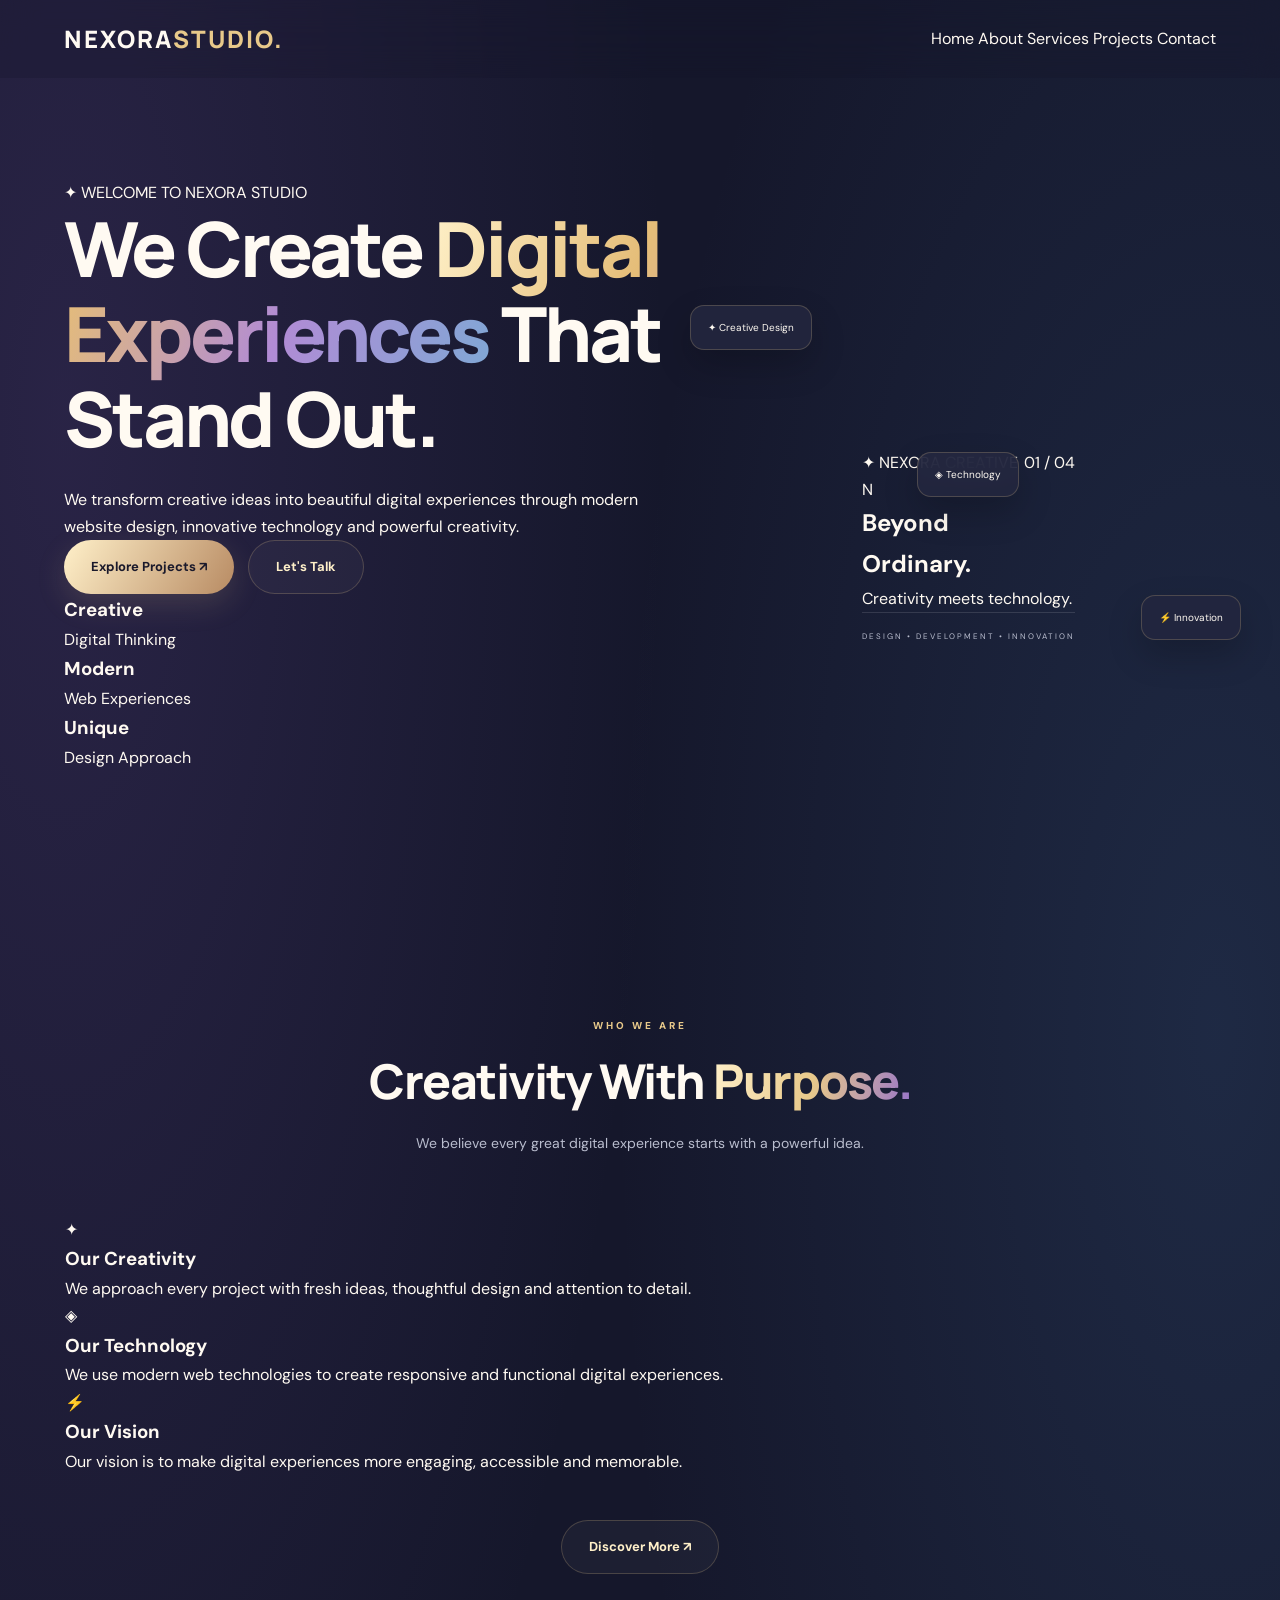
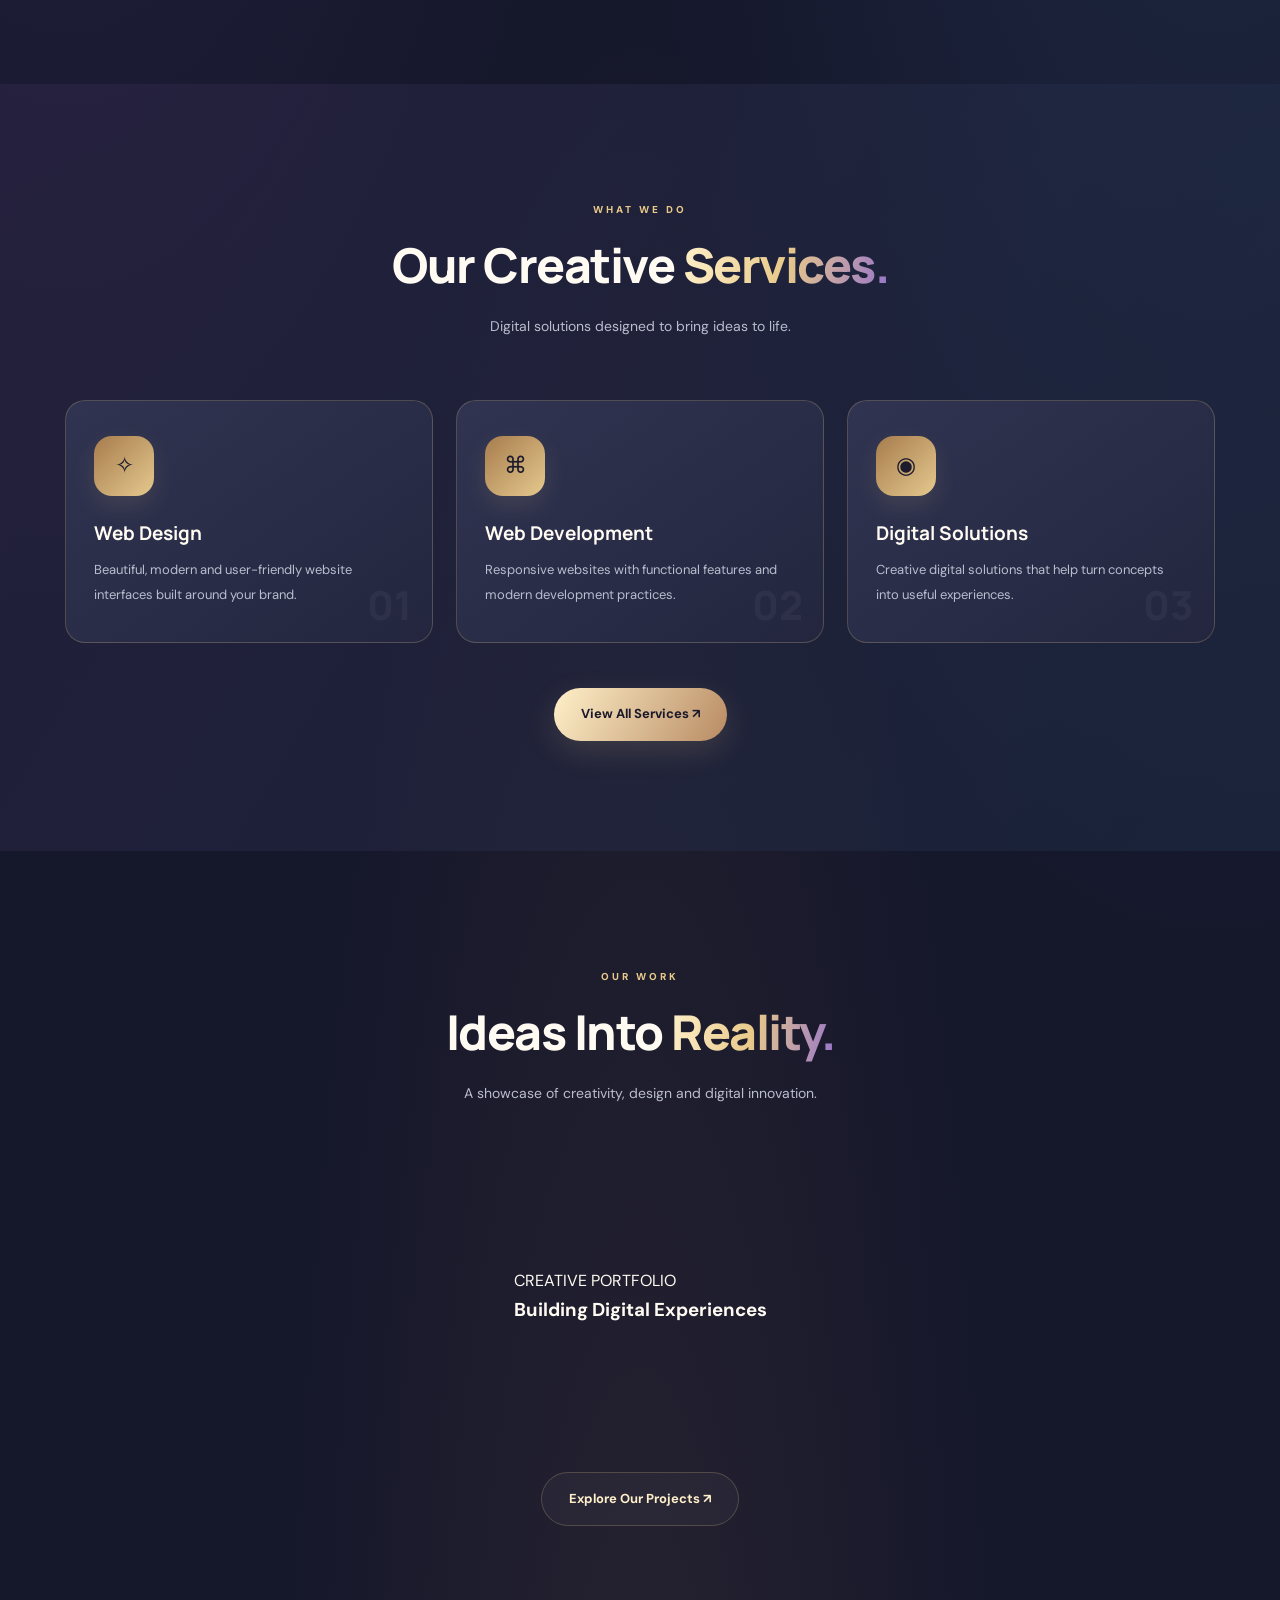
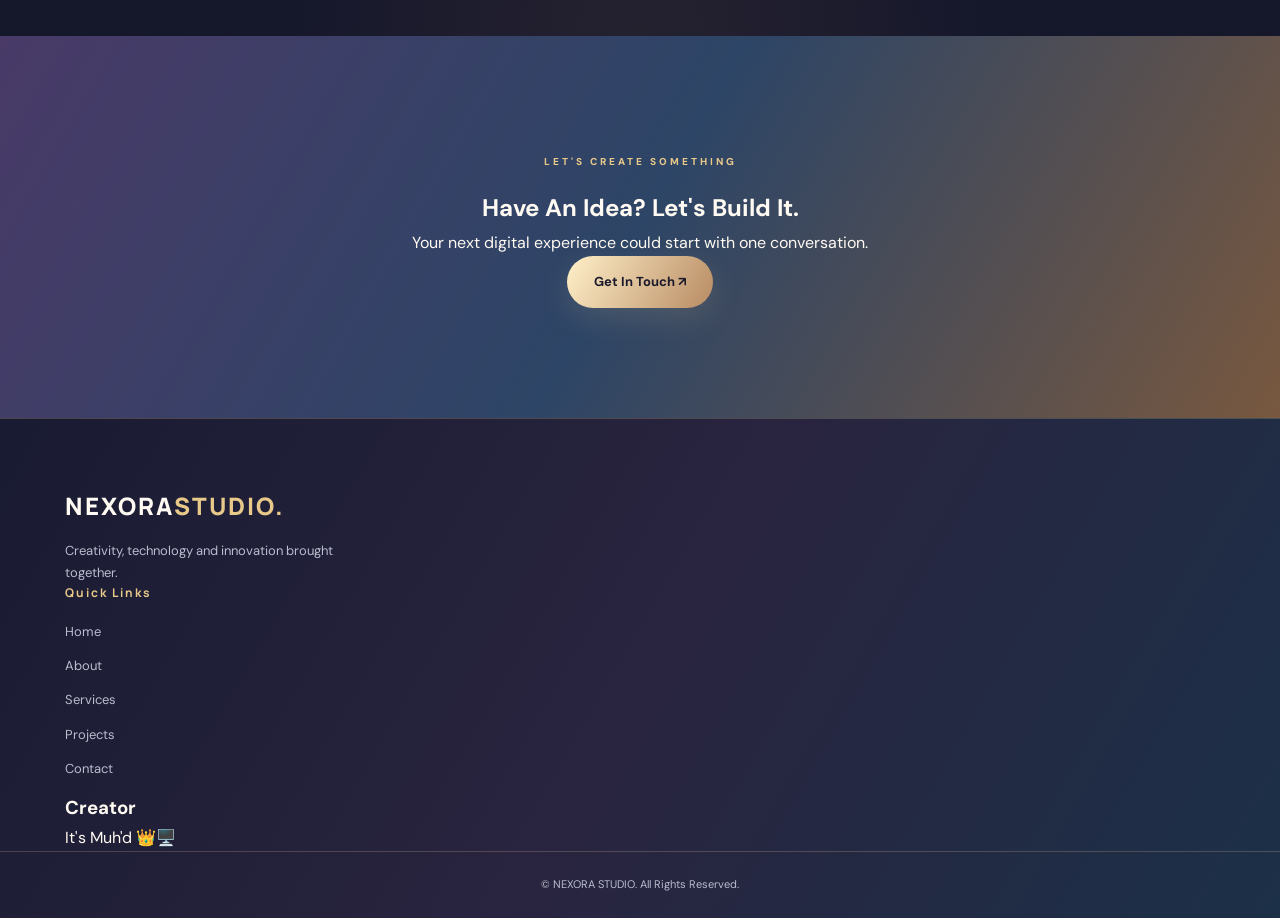
<file: index.html>
<!DOCTYPE html>
<html lang="en">
<head>
    <meta charset="UTF-8">
    <meta name="viewport" content="width=device-width, initial-scale=1.0">
    <meta name="theme-color" content="#15172b">
    <meta name="description" content="NEXORA STUDIO — Creative digital experiences, modern websites and innovative solutions.">

    <title>NEXORA STUDIO | Digital Creativity</title>

    <link rel="preconnect" href="https://fonts.googleapis.com">
    <link rel="preconnect" href="https://fonts.gstatic.com" crossorigin>
    <link href="https://fonts.googleapis.com/css2?family=DM+Sans:wght@400;500;600;700;800&family=Manrope:wght@400;500;600;700;800&display=swap" rel="stylesheet">

    <!-- Correct root-level stylesheet path -->
    <link rel="stylesheet" href="./style.css">
</head>

<body>

    <!-- LOADING SCREEN -->
    <div class="loader" id="loader">
        <div class="loader-content">
            <h2>NEXORA <span>STUDIO</span></h2>
            <p>Preparing your experience...</p>
        </div>
    </div>

    <!-- NAVIGATION -->
    <header class="navbar" id="navbar">
        <div class="container nav-container">

            <a href="./index.html" class="logo">
                NEXORA<span>STUDIO.</span>
            </a>

            <button class="menu-toggle" id="menuToggle"
                    aria-label="Toggle navigation"
                    aria-expanded="false"
                    aria-controls="navMenu">
                <span></span>
                <span></span>
                <span></span>
            </button>

            <nav class="nav-menu" id="navMenu">
                <a href="./index.html" class="nav-link active">Home</a>
                <a href="./about.html" class="nav-link">About</a>
                <a href="./services.html" class="nav-link">Services</a>
                <a href="./projects.html" class="nav-link">Projects</a>
                <a href="./contact.html" class="nav-link">Contact</a>
            </nav>

        </div>
    </header>

    <!-- HERO SECTION -->
    <main>

        <section class="hero" id="home">
            <div class="container hero-container">

                <div class="hero-content reveal">

                    <span class="hero-tag">
                        ✦ WELCOME TO NEXORA STUDIO
                    </span>

                    <h1>
                        We Create
                        <span>Digital Experiences</span>
                        That Stand Out.
                    </h1>

                    <p>
                        We transform creative ideas into beautiful digital
                        experiences through modern website design, innovative
                        technology and powerful creativity.
                    </p>

                    <div class="hero-buttons">
                        <a href="./projects.html" class="btn btn-primary">
                            Explore Projects ↗
                        </a>

                        <a href="./contact.html" class="btn btn-outline">
                            Let's Talk
                        </a>
                    </div>

                    <div class="hero-stats">
                        <div>
                            <h3>Creative</h3>
                            <p>Digital Thinking</p>
                        </div>

                        <div>
                            <h3>Modern</h3>
                            <p>Web Experiences</p>
                        </div>

                        <div>
                            <h3>Unique</h3>
                            <p>Design Approach</p>
                        </div>
                    </div>

                </div>

                <!-- HERO VISUAL -->
                <div class="hero-visual reveal">

                    <div class="hero-glow"></div>

                    <div class="floating-card">
                        <div class="card-top">
                            <span>✦ NEXORA CREATIVE</span>
                            <span>01 / 04</span>
                        </div>

                        <div class="hero-card-content">
                            <div class="hero-orbit">
                                <div class="orbit-circle orbit-one"></div>
                                <div class="orbit-circle orbit-two"></div>
                                <div class="orbit-center">N</div>
                            </div>

                            <h2>Beyond<br>Ordinary.</h2>

                            <p>
                                Creativity meets technology.
                            </p>
                        </div>

                        <div class="card-bottom">
                            <span>DESIGN • DEVELOPMENT • INNOVATION</span>
                        </div>
                    </div>

                    <div class="floating-label label-one">
                        ✦ Creative Design
                    </div>

                    <div class="floating-label label-two">
                        ⚡ Innovation
                    </div>

                    <div class="floating-label label-three">
                        ◈ Technology
                    </div>

                </div>

            </div>
        </section>

        <!-- ABOUT PREVIEW -->
        <section class="about-preview section-padding" id="about">
            <div class="container">

                <div class="section-heading reveal">
                    <span class="section-tag">WHO WE ARE</span>
                    <h2>Creativity With <span>Purpose.</span></h2>
                    <p>
                        We believe every great digital experience starts
                        with a powerful idea.
                    </p>
                </div>

                <div class="about-grid">

                    <div class="about-card reveal">
                        <div class="about-icon">✦</div>
                        <h3>Our Creativity</h3>
                        <p>
                            We approach every project with fresh ideas,
                            thoughtful design and attention to detail.
                        </p>
                    </div>

                    <div class="about-card reveal">
                        <div class="about-icon">◈</div>
                        <h3>Our Technology</h3>
                        <p>
                            We use modern web technologies to create
                            responsive and functional digital experiences.
                        </p>
                    </div>

                    <div class="about-card reveal">
                        <div class="about-icon">⚡</div>
                        <h3>Our Vision</h3>
                        <p>
                            Our vision is to make digital experiences
                            more engaging, accessible and memorable.
                        </p>
                    </div>

                </div>

                <div class="center-button">
                    <a href="./about.html" class="btn btn-outline">
                        Discover More ↗
                    </a>
                </div>

            </div>
        </section>

        <!-- SERVICES PREVIEW -->
        <section class="services-preview section-padding">
            <div class="container">

                <div class="section-heading reveal">
                    <span class="section-tag">WHAT WE DO</span>
                    <h2>Our Creative <span>Services.</span></h2>
                    <p>
                        Digital solutions designed to bring ideas to life.
                    </p>
                </div>

                <div class="services-grid">

                    <div class="service-card reveal">
                        <span class="service-number">01</span>
                        <div class="service-icon">✧</div>
                        <h3>Web Design</h3>
                        <p>
                            Beautiful, modern and user-friendly website
                            interfaces built around your brand.
                        </p>
                    </div>

                    <div class="service-card reveal">
                        <span class="service-number">02</span>
                        <div class="service-icon">⌘</div>
                        <h3>Web Development</h3>
                        <p>
                            Responsive websites with functional features
                            and modern development practices.
                        </p>
                    </div>

                    <div class="service-card reveal">
                        <span class="service-number">03</span>
                        <div class="service-icon">◉</div>
                        <h3>Digital Solutions</h3>
                        <p>
                            Creative digital solutions that help turn
                            concepts into useful experiences.
                        </p>
                    </div>

                </div>

                <div class="center-button">
                    <a href="./services.html" class="btn btn-primary">
                        View All Services ↗
                    </a>
                </div>

            </div>
        </section>

        <!-- PROJECTS PREVIEW -->
        <section class="projects-preview section-padding">
            <div class="container">

                <div class="section-heading reveal">
                    <span class="section-tag">OUR WORK</span>
                    <h2>Ideas Into <span>Reality.</span></h2>
                    <p>
                        A showcase of creativity, design and digital innovation.
                    </p>
                </div>

                <div class="project-showcase reveal">
                    <div class="project-image">
                        <div class="project-overlay">
                            <span>CREATIVE PORTFOLIO</span>
                            <h3>Building Digital Experiences</h3>
                        </div>
                    </div>
                </div>

                <div class="center-button">
                    <a href="./projects.html" class="btn btn-outline">
                        Explore Our Projects ↗
                    </a>
                </div>

            </div>
        </section>

        <!-- CTA -->
        <section class="cta-section section-padding">
            <div class="container">

                <div class="cta-box reveal">
                    <span class="section-tag">LET'S CREATE SOMETHING</span>

                    <h2>
                        Have An Idea?
                        <span>Let's Build It.</span>
                    </h2>

                    <p>
                        Your next digital experience could start with
                        one conversation.
                    </p>

                    <a href="./contact.html" class="btn btn-primary">
                        Get In Touch ↗
                    </a>
                </div>

            </div>
        </section>

    </main>

    <!-- FOOTER -->
    <footer class="footer">
        <div class="container footer-container">

            <div class="footer-brand">
                <a href="./index.html" class="logo">
                    NEXORA<span>STUDIO.</span>
                </a>

                <p>
                    Creativity, technology and innovation
                    brought together.
                </p>
            </div>

            <div class="footer-links">
                <h3>Quick Links</h3>
                <a href="./index.html">Home</a>
                <a href="./about.html">About</a>
                <a href="./services.html">Services</a>
                <a href="./projects.html">Projects</a>
                <a href="./contact.html">Contact</a>
            </div>

            <div class="footer-credit">
                <h3>Creator</h3>
                <p>It's Muh'd 👑🖥️</p>
            </div>

        </div>

        <div class="footer-bottom">
            <p>
                © <span id="currentYear"></span> NEXORA STUDIO.
                All Rights Reserved.
            </p>
        </div>
    </footer>

    <!-- Correct root-level JavaScript path -->
    <script src="./script.js"></script>

</body>
</html>
</file>
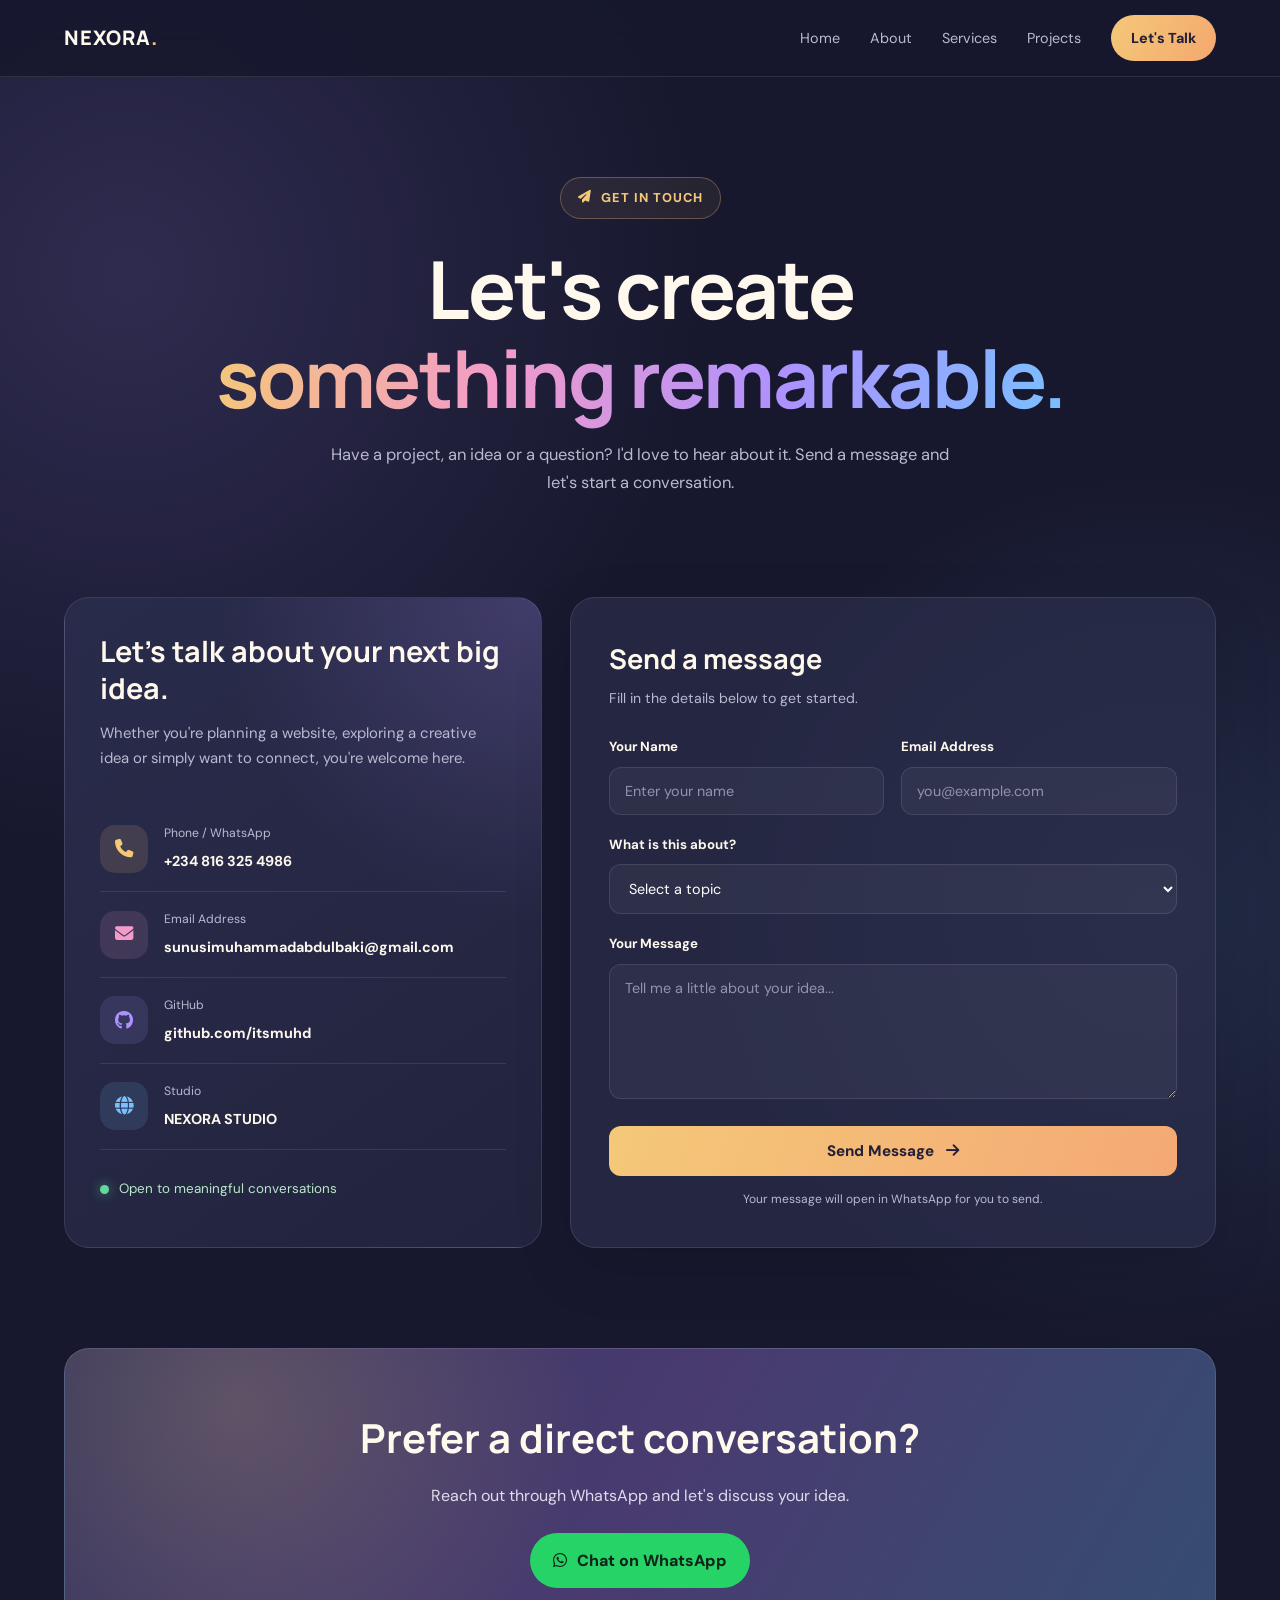
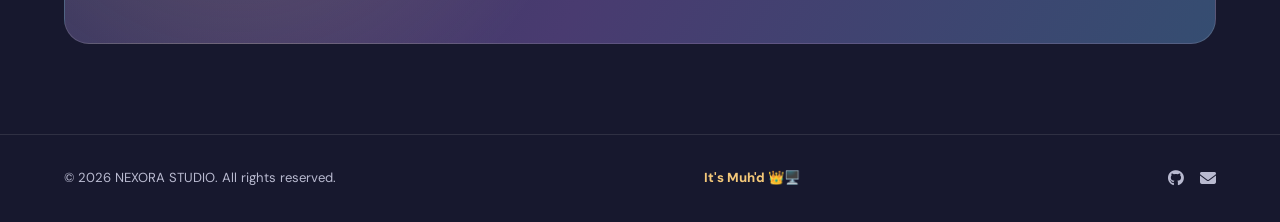
<file: contact.html>
<!DOCTYPE html>
<html lang="en">
<head>
<meta charset="UTF-8">
<meta name="viewport" content="width=device-width, initial-scale=1.0">
<meta name="theme-color" content="#17182e">

<title>Contact | NEXORA STUDIO</title>
<meta name="description" content="Contact Muh'd at NEXORA STUDIO for website development, creative projects and collaborations.">

<link href="https://fonts.googleapis.com/css2?family=Manrope:wght@400;500;600;700;800&family=DM+Sans:wght@400;500;600;700&display=swap" rel="stylesheet">

<link rel="stylesheet" href="https://cdnjs.cloudflare.com/ajax/libs/font-awesome/6.5.2/css/all.min.css">

<style>
:root {
  --bg:#17182e;
  --surface:#22243e;
  --surface2:#2d304e;
  --gold:#f4c879;
  --purple:#ad91ff;
  --blue:#79c0ff;
  --pink:#f39bc9;
  --cream:#fff8ed;
  --muted:#b9bad0;
  --border:rgba(255,255,255,.1);
}

* {
  margin:0;
  padding:0;
  box-sizing:border-box;
}

html { scroll-behavior:smooth; }

body {
  font-family:'DM Sans',sans-serif;
  color:var(--cream);
  line-height:1.7;
  overflow-x:hidden;
  background:
    radial-gradient(circle at 10% 15%,rgba(173,145,255,.16),transparent 30%),
    radial-gradient(circle at 90% 50%,rgba(121,192,255,.13),transparent 30%),
    var(--bg);
}

a {
  text-decoration:none;
  color:inherit;
}

.container {
  width:min(1160px,90%);
  margin:auto;
}

/* NAVIGATION */

nav {
  position:sticky;
  top:0;
  z-index:100;
  background:rgba(23,24,46,.92);
  backdrop-filter:blur(18px);
  border-bottom:1px solid var(--border);
}

.nav-inner {
  min-height:76px;
  display:flex;
  align-items:center;
  justify-content:space-between;
}

.logo {
  font-family:'Manrope',sans-serif;
  font-size:1.25rem;
  font-weight:800;
  letter-spacing:1px;
}

.logo span { color:var(--gold); }

.nav-links {
  display:flex;
  align-items:center;
  gap:30px;
}

.nav-links a {
  color:var(--muted);
  font-size:.9rem;
  transition:.3s;
}

.nav-links a:hover,
.nav-links a.active {
  color:var(--gold);
}

.nav-cta {
  padding:11px 20px;
  border-radius:30px;
  background:linear-gradient(120deg,var(--gold),#f5a86e);
  color:#252037 !important;
  font-weight:800;
}

.menu-btn {
  display:none;
  border:0;
  background:none;
  color:white;
  font-size:1.5rem;
  cursor:pointer;
}

/* HERO */

.hero {
  padding:100px 0 65px;
  text-align:center;
}

.eyebrow {
  display:inline-flex;
  align-items:center;
  gap:9px;
  padding:9px 17px;
  border:1px solid rgba(244,200,121,.3);
  border-radius:30px;
  color:var(--gold);
  background:rgba(244,200,121,.07);
  font-size:.8rem;
  font-weight:800;
  letter-spacing:1px;
  text-transform:uppercase;
}

.hero h1 {
  font-family:'Manrope',sans-serif;
  font-size:clamp(2.7rem,7vw,5rem);
  line-height:1.12;
  letter-spacing:-2px;
  margin:25px auto 18px;
}

.gradient-text {
  background:linear-gradient(100deg,var(--gold),var(--pink),var(--purple),var(--blue));
  -webkit-background-clip:text;
  background-clip:text;
  color:transparent;
}

.hero p {
  color:var(--muted);
  max-width:620px;
  margin:auto;
  font-size:1.03rem;
}

/* CONTACT SECTION */

.contact-section {
  padding:35px 0 100px;
}

.contact-grid {
  display:grid;
  grid-template-columns:.85fr 1.15fr;
  gap:28px;
  align-items:stretch;
}

/* CONTACT INFORMATION */

.contact-info {
  padding:35px;
  border-radius:25px;
  border:1px solid var(--border);
  background:
    radial-gradient(circle at 100% 0,rgba(173,145,255,.2),transparent 40%),
    linear-gradient(145deg,#292b4b,#22243e);
}

.contact-info h2 {
  font-family:'Manrope',sans-serif;
  font-size:1.8rem;
  line-height:1.3;
  margin-bottom:13px;
}

.contact-info > p {
  color:var(--muted);
  font-size:.93rem;
  margin-bottom:35px;
}

.contact-method {
  display:flex;
  align-items:center;
  gap:16px;
  padding:17px 0;
  border-bottom:1px solid var(--border);
}

.contact-icon {
  width:48px;
  height:48px;
  border-radius:15px;
  display:flex;
  align-items:center;
  justify-content:center;
  font-size:1.15rem;
  flex-shrink:0;
}

.icon-gold {
  background:rgba(244,200,121,.13);
  color:var(--gold);
}

.icon-purple {
  background:rgba(173,145,255,.13);
  color:var(--purple);
}

.icon-blue {
  background:rgba(121,192,255,.13);
  color:var(--blue);
}

.icon-pink {
  background:rgba(243,155,201,.13);
  color:var(--pink);
}

.contact-method small {
  display:block;
  color:var(--muted);
  font-size:.76rem;
  margin-bottom:3px;
}

.contact-method strong {
  font-size:.9rem;
  overflow-wrap:anywhere;
}

.contact-method a {
  transition:.3s;
}

.contact-method a:hover {
  color:var(--gold);
}

.availability {
  display:flex;
  align-items:center;
  gap:10px;
  margin-top:28px;
  color:#b9e8c9;
  font-size:.84rem;
}

.status-dot {
  width:9px;
  height:9px;
  border-radius:50%;
  background:#62d99a;
  box-shadow:0 0 12px rgba(98,217,154,.6);
}

/* FORM */

.contact-form {
  padding:38px;
  border-radius:25px;
  border:1px solid var(--border);
  background:rgba(43,46,75,.72);
  box-shadow:0 20px 60px rgba(0,0,0,.12);
}

.form-heading {
  margin-bottom:25px;
}

.form-heading h2 {
  font-family:'Manrope',sans-serif;
  font-size:1.7rem;
  margin-bottom:5px;
}

.form-heading p {
  color:var(--muted);
  font-size:.88rem;
}

.form-row {
  display:grid;
  grid-template-columns:1fr 1fr;
  gap:17px;
}

.form-group {
  margin-bottom:19px;
}

.form-group label {
  display:block;
  font-size:.83rem;
  font-weight:700;
  margin-bottom:8px;
}

.form-group input,
.form-group select,
.form-group textarea {
  width:100%;
  padding:14px 15px;
  border:1px solid var(--border);
  border-radius:12px;
  outline:none;
  background:rgba(255,255,255,.045);
  color:white;
  font-family:inherit;
  font-size:.9rem;
  transition:.3s;
}

.form-group input::placeholder,
.form-group textarea::placeholder {
  color:#9293ad;
}

.form-group select option {
  background:#252640;
  color:white;
}

.form-group input:focus,
.form-group select:focus,
.form-group textarea:focus {
  border-color:var(--gold);
  box-shadow:0 0 0 3px rgba(244,200,121,.09);
}

.form-group textarea {
  min-height:135px;
  resize:vertical;
}

.submit-btn {
  width:100%;
  padding:15px;
  border:0;
  border-radius:12px;
  background:linear-gradient(110deg,var(--gold),#f4a975);
  color:#252037;
  font-family:inherit;
  font-size:.95rem;
  font-weight:800;
  cursor:pointer;
  transition:.3s;
}

.submit-btn:hover {
  transform:translateY(-3px);
  box-shadow:0 12px 25px rgba(244,200,121,.18);
}

.submit-btn i {
  margin-left:8px;
}

.form-note {
  text-align:center;
  color:var(--muted);
  font-size:.75rem;
  margin-top:13px;
}

/* WHATSAPP BANNER */

.bottom-banner {
  padding:55px 25px;
  margin-bottom:90px;
  border-radius:25px;
  text-align:center;
  background:
    radial-gradient(circle at 15% 20%,rgba(244,200,121,.2),transparent 35%),
    linear-gradient(120deg,#34345c,#493b70,#354d71);
  border:1px solid rgba(255,255,255,.13);
}

.bottom-banner h2 {
  font-family:'Manrope',sans-serif;
  font-size:clamp(1.6rem,4vw,2.5rem);
  margin-bottom:10px;
}

.bottom-banner p {
  color:#e0dced;
  margin-bottom:23px;
}

.whatsapp-btn {
  display:inline-flex;
  align-items:center;
  gap:10px;
  padding:14px 23px;
  border-radius:30px;
  background:#25d366;
  color:#10251a;
  font-weight:800;
  transition:.3s;
}

.whatsapp-btn:hover {
  transform:translateY(-3px);
  box-shadow:0 12px 25px rgba(37,211,102,.2);
}

/* FOOTER */

footer {
  border-top:1px solid var(--border);
  padding:30px 0;
}

.footer-inner {
  display:flex;
  align-items:center;
  justify-content:space-between;
  gap:20px;
}

.footer-inner p {
  color:var(--muted);
  font-size:.82rem;
}

.signature {
  color:var(--gold) !important;
  font-weight:800;
}

.socials {
  display:flex;
  gap:16px;
}

.socials a {
  color:var(--muted);
  transition:.3s;
}

.socials a:hover {
  color:var(--gold);
}

/* RESPONSIVE */

@media(max-width:850px) {
  .contact-grid {
    grid-template-columns:1fr;
  }

  .contact-info {
    padding:28px;
  }
}

@media(max-width:800px) {
  .menu-btn {
    display:block;
  }

  .nav-links {
    display:none;
    position:absolute;
    top:76px;
    left:0;
    width:100%;
    padding:25px 5%;
    background:#20213b;
    border-bottom:1px solid var(--border);
    flex-direction:column;
    align-items:stretch;
    gap:18px;
  }

  .nav-links.show {
    display:flex;
  }

  .nav-cta {
    text-align:center;
  }

  .hero {
    padding:75px 0 50px;
  }

  .footer-inner {
    flex-direction:column;
    text-align:center;
  }
}

@media(max-width:520px) {
  .contact-form {
    padding:24px 19px;
  }

  .form-row {
    grid-template-columns:1fr;
    gap:0;
  }

  .contact-info h2 {
    font-size:1.55rem;
  }
}
</style>
</head>

<body>

<!-- NAVIGATION -->

<nav>
  <div class="container nav-inner">

    <a href="../index.html" class="logo">
      NEXORA<span>.</span>
    </a>

    <button class="menu-btn" id="menuBtn" aria-label="Open navigation">
      <i class="fas fa-bars"></i>
    </button>

    <div class="nav-links" id="navLinks">
      <a href="../index.html">Home</a>
      <a href="about.html">About</a>
      <a href="services.html">Services</a>
      <a href="projects.html">Projects</a>
      <a href="contact.html" class="active nav-cta">Let's Talk</a>
    </div>

  </div>
</nav>

<!-- HERO -->

<header class="hero">
  <div class="container">

    <span class="eyebrow">
      <i class="fas fa-paper-plane"></i>
      Get In Touch
    </span>

    <h1>
      Let's create<br>
      <span class="gradient-text">something remarkable.</span>
    </h1>

    <p>
      Have a project, an idea or a question?
      I'd love to hear about it. Send a message and
      let's start a conversation.
    </p>

  </div>
</header>

<!-- CONTACT CONTENT -->

<main>

<section class="contact-section">
  <div class="container contact-grid">

    <!-- CONTACT INFORMATION -->

    <div class="contact-info">

      <h2>Let's talk about your next big idea.</h2>

      <p>
        Whether you're planning a website, exploring a creative idea
        or simply want to connect, you're welcome here.
      </p>

      <!-- PHONE -->

      <div class="contact-method">
        <div class="contact-icon icon-gold">
          <i class="fas fa-phone"></i>
        </div>

        <div>
          <small>Phone / WhatsApp</small>
          <strong>
            <a href="https://wa.me/2348163254986" target="_blank" rel="noopener noreferrer">
              +234 816 325 4986
            </a>
          </strong>
        </div>
      </div>

      <!-- EMAIL -->

      <div class="contact-method">
        <div class="contact-icon icon-pink">
          <i class="fas fa-envelope"></i>
        </div>

        <div>
          <small>Email Address</small>
          <strong>
            <a href="mailto:sunusimuhammadabdulbaki@gmail.com">
              sunusimuhammadabdulbaki@gmail.com
            </a>
          </strong>
        </div>
      </div>

      <!-- GITHUB -->

      <div class="contact-method">
        <div class="contact-icon icon-purple">
          <i class="fab fa-github"></i>
        </div>

        <div>
          <small>GitHub</small>
          <strong>
            <a href="https://github.com/itsmuhd" target="_blank" rel="noopener noreferrer">
              github.com/itsmuhd
            </a>
          </strong>
        </div>
      </div>

      <!-- STUDIO -->

      <div class="contact-method">
        <div class="contact-icon icon-blue">
          <i class="fas fa-globe"></i>
        </div>

        <div>
          <small>Studio</small>
          <strong>NEXORA STUDIO</strong>
        </div>
      </div>

      <div class="availability">
        <span class="status-dot"></span>
        Open to meaningful conversations
      </div>

    </div>

    <!-- CONTACT FORM -->

    <div class="contact-form">

      <div class="form-heading">
        <h2>Send a message</h2>
        <p>Fill in the details below to get started.</p>
      </div>

      <form id="contactForm">

        <div class="form-row">

          <div class="form-group">
            <label for="name">Your Name</label>
            <input
              type="text"
              id="name"
              placeholder="Enter your name"
              required
            >
          </div>

          <div class="form-group">
            <label for="email">Email Address</label>
            <input
              type="email"
              id="email"
              placeholder="you@example.com"
              required
            >
          </div>

        </div>

        <div class="form-group">
          <label for="subject">What is this about?</label>

          <select id="subject" required>
            <option value="">Select a topic</option>
            <option>Website Development</option>
            <option>Website Design</option>
            <option>Project Collaboration</option>
            <option>General Enquiry</option>
            <option>Other</option>
          </select>
        </div>

        <div class="form-group">
          <label for="message">Your Message</label>

          <textarea
            id="message"
            placeholder="Tell me a little about your idea..."
            required
          ></textarea>
        </div>

        <button type="submit" class="submit-btn">
          Send Message
          <i class="fas fa-arrow-right"></i>
        </button>

        <p class="form-note">
          Your message will open in WhatsApp for you to send.
        </p>

      </form>

    </div>

  </div>
</section>

<!-- WHATSAPP BANNER -->

<section class="container">
  <div class="bottom-banner">

    <h2>Prefer a direct conversation?</h2>

    <p>
      Reach out through WhatsApp and let's discuss your idea.
    </p>

    <a
      href="https://wa.me/2348163254986?text=Hello%20NEXORA%20STUDIO"
      target="_blank"
      rel="noopener noreferrer"
      class="whatsapp-btn"
    >
      <i class="fab fa-whatsapp"></i>
      Chat on WhatsApp
    </a>

  </div>
</section>

</main>

<!-- FOOTER -->

<footer>
  <div class="container footer-inner">

    <p>
      © <span id="year"></span> NEXORA STUDIO. All rights reserved.
    </p>

    <p class="signature">
      It's Muh'd 👑🖥️
    </p>

    <div class="socials">
      <a href="https://github.com/itsmuhd" target="_blank" rel="noopener noreferrer" aria-label="GitHub">
        <i class="fab fa-github"></i>
      </a>

      <a href="mailto:sunusimuhammadabdulbaki@gmail.com" aria-label="Email">
        <i class="fas fa-envelope"></i>
      </a>
    </div>

  </div>
</footer>

<script>
const menuBtn = document.getElementById('menuBtn');
const navLinks = document.getElementById('navLinks');

menuBtn.addEventListener('click', () => {
  navLinks.classList.toggle('show');

  const icon = menuBtn.querySelector('i');

  icon.classList.toggle('fa-bars');
  icon.classList.toggle('fa-xmark');
});

document.querySelectorAll('.nav-links a').forEach(link => {
  link.addEventListener('click', () => {
    navLinks.classList.remove('show');

    const icon = menuBtn.querySelector('i');

    icon.classList.add('fa-bars');
    icon.classList.remove('fa-xmark');
  });
});

document.getElementById('year').textContent = new Date().getFullYear();

/* CONTACT FORM */

document.getElementById('contactForm').addEventListener('submit', function(e) {
  e.preventDefault();

  const name = document.getElementById('name').value.trim();
  const email = document.getElementById('email').value.trim();
  const subject = document.getElementById('subject').value;
  const message = document.getElementById('message').value.trim();

  if (!name || !email || !subject || !message) {
    alert('Please complete all fields.');
    return;
  }

  const phoneNumber = '2348163254986';

  const text =
    "Hello NEXORA STUDIO!\n\n" +
    "Name: " + name + "\n" +
    "Email: " + email + "\n" +
    "Subject: " + subject + "\n\n" +
    "Message:\n" + message;

  const whatsappURL =
    "https://wa.me/" + phoneNumber +
    "?text=" + encodeURIComponent(text);

  window.open(whatsappURL, '_blank');
});
</script>

</body>
</html>
</file>
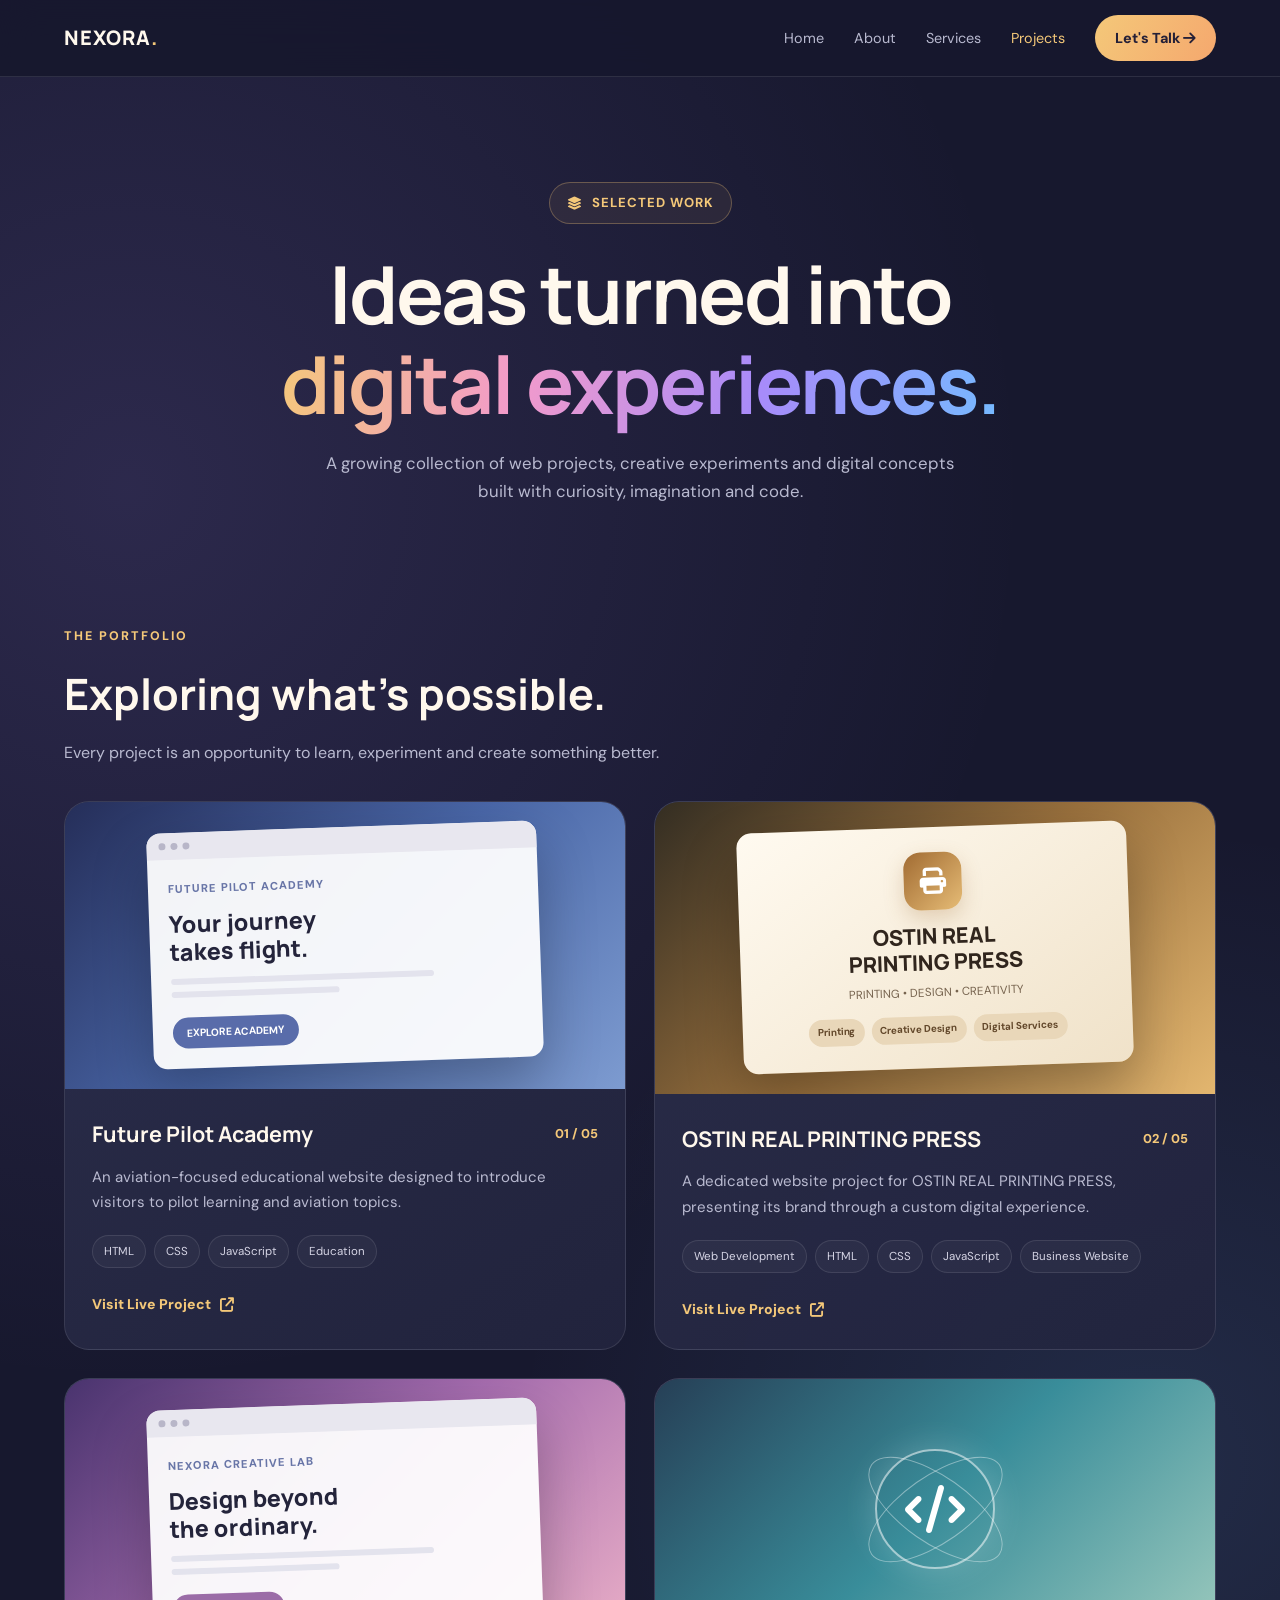
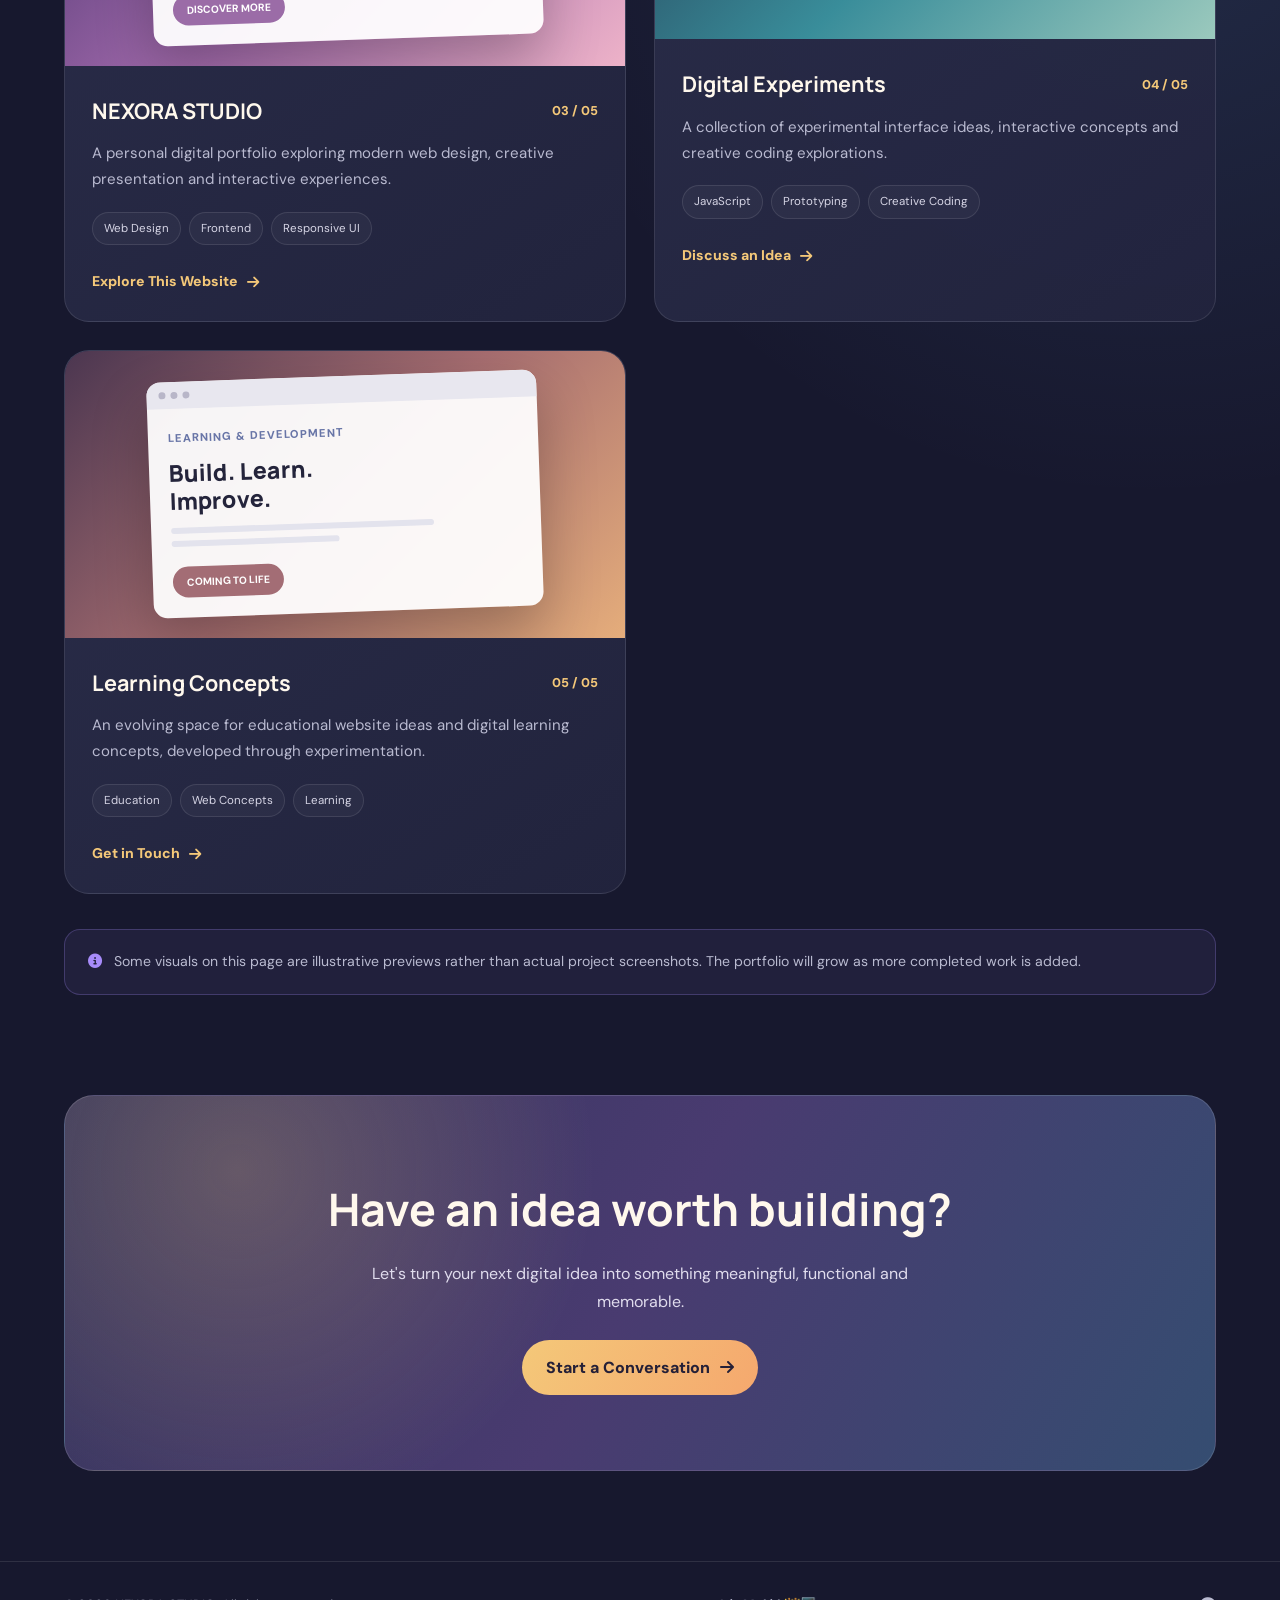
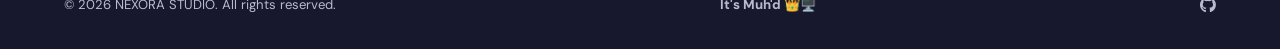
<file: projects.html>
<!DOCTYPE html>
<html lang="en">
<head>
<meta charset="UTF-8">
<meta name="viewport" content="width=device-width, initial-scale=1.0">
<meta name="theme-color" content="#17182e">

<title>Projects | NEXORA STUDIO</title>

<link href="https://fonts.googleapis.com/css2?family=Manrope:wght@400;500;600;700;800&family=DM+Sans:wght@400;500;600;700&display=swap" rel="stylesheet">

<link rel="stylesheet" href="https://cdnjs.cloudflare.com/ajax/libs/font-awesome/6.5.2/css/all.min.css">

<style>
:root {
  --bg:#17182e;
  --surface:#22243e;
  --surface2:#2b2e4b;
  --gold:#f4c879;
  --purple:#a78bfa;
  --blue:#75baff;
  --pink:#f29acb;
  --cream:#fff8ed;
  --muted:#b9bad0;
  --border:rgba(255,255,255,.1);
}

* {
  margin:0;
  padding:0;
  box-sizing:border-box;
}

html { scroll-behavior:smooth; }

body {
  background:
    radial-gradient(circle at 10% 15%,rgba(167,139,250,.15),transparent 30%),
    radial-gradient(circle at 90% 45%,rgba(117,186,255,.12),transparent 30%),
    var(--bg);
  color:var(--cream);
  font-family:'DM Sans',sans-serif;
  line-height:1.7;
  overflow-x:hidden;
}

a {
  text-decoration:none;
  color:inherit;
}

.container {
  width:min(1160px,90%);
  margin:auto;
}

/* NAVIGATION */

nav {
  position:sticky;
  top:0;
  z-index:100;
  background:rgba(23,24,46,.91);
  backdrop-filter:blur(18px);
  border-bottom:1px solid var(--border);
}

.nav-inner {
  min-height:76px;
  display:flex;
  align-items:center;
  justify-content:space-between;
}

.logo {
  font-family:'Manrope',sans-serif;
  font-size:1.25rem;
  font-weight:800;
  letter-spacing:1px;
}

.logo span { color:var(--gold); }

.nav-links {
  display:flex;
  align-items:center;
  gap:30px;
}

.nav-links a {
  color:var(--muted);
  font-size:.9rem;
  transition:.3s;
}

.nav-links a:hover,
.nav-links a.active {
  color:var(--gold);
}

.nav-cta {
  padding:11px 20px;
  border-radius:30px;
  background:linear-gradient(120deg,var(--gold),#f5a86e);
  color:#252037 !important;
  font-weight:800;
}

.menu-btn {
  display:none;
  border:0;
  background:none;
  color:white;
  font-size:1.5rem;
  cursor:pointer;
}

/* HERO */

.hero {
  padding:105px 0 85px;
  text-align:center;
  position:relative;
}

.eyebrow {
  display:inline-flex;
  align-items:center;
  gap:9px;
  padding:9px 17px;
  border:1px solid rgba(244,200,121,.3);
  border-radius:30px;
  color:var(--gold);
  background:rgba(244,200,121,.07);
  font-size:.82rem;
  font-weight:700;
  letter-spacing:1px;
  text-transform:uppercase;
}

.hero h1 {
  font-family:'Manrope',sans-serif;
  font-size:clamp(2.6rem,7vw,5rem);
  line-height:1.12;
  letter-spacing:-2px;
  margin:25px auto 20px;
  max-width:850px;
}

.gradient-text {
  background:linear-gradient(100deg,var(--gold),var(--pink),var(--purple),var(--blue));
  -webkit-background-clip:text;
  background-clip:text;
  color:transparent;
}

.hero p {
  max-width:650px;
  margin:auto;
  color:var(--muted);
  font-size:1.05rem;
}

/* PROJECT INTRO */

.section-heading {
  margin-bottom:35px;
}

.section-heading .small {
  color:var(--gold);
  text-transform:uppercase;
  font-size:.78rem;
  letter-spacing:2px;
  font-weight:800;
}

.section-heading h2 {
  font-family:'Manrope',sans-serif;
  font-size:clamp(1.8rem,4vw,2.7rem);
  margin:9px 0;
}

.section-heading p {
  color:var(--muted);
  max-width:600px;
}

.projects {
  padding:30px 0 100px;
}

/* PROJECT GRID */

.project-grid {
  display:grid;
  grid-template-columns:repeat(2,1fr);
  gap:28px;
}

/* PROJECT CARDS */

.project-card {
  background:linear-gradient(145deg,rgba(43,46,75,.95),rgba(34,36,62,.95));
  border:1px solid var(--border);
  border-radius:25px;
  overflow:hidden;
  transition:transform .35s,border-color .35s;
}

.project-card:hover {
  transform:translateY(-8px);
  border-color:rgba(244,200,121,.5);
}

.project-visual {
  min-height:260px;
  padding:25px;
  display:flex;
  align-items:center;
  justify-content:center;
  position:relative;
  overflow:hidden;
}

.visual-one {
  background:linear-gradient(135deg,#252e59,#4966a7,#7d9bd0);
}

.visual-two {
  background:linear-gradient(135deg,#332d22,#99703d,#e3b66f);
}

.visual-three {
  background:linear-gradient(135deg,#49336e,#a56cae,#edb2c8);
}

.visual-four {
  background:linear-gradient(135deg,#263f56,#398d9a,#9bc9bd);
}

.visual-five {
  background:linear-gradient(135deg,#4b3650,#a66d70,#e5ad7b);
}

/* MOCK WEBSITE PREVIEW */

.mock-window {
  width:min(100%,390px);
  min-height:185px;
  background:rgba(255,255,255,.94);
  color:#24243b;
  border-radius:14px;
  box-shadow:0 25px 55px rgba(0,0,0,.25);
  overflow:hidden;
  transform:rotate(-2deg);
  transition:transform .4s;
}

.project-card:hover .mock-window {
  transform:rotate(0) scale(1.025);
}

.mock-top {
  height:27px;
  background:#e8e7ef;
  display:flex;
  align-items:center;
  gap:5px;
  padding:0 12px;
}

.mock-top i {
  width:7px;
  height:7px;
  border-radius:50%;
  background:#b8b6c8;
}

.mock-content {
  padding:20px;
}

.mock-brand {
  font-size:.7rem;
  font-weight:800;
  letter-spacing:1px;
  color:#6875a7;
}

.mock-title {
  font-family:'Manrope',sans-serif;
  font-size:1.45rem;
  font-weight:800;
  line-height:1.2;
  margin:12px 0;
}

.mock-line {
  height:6px;
  width:75%;
  background:#e3e3ed;
  border-radius:10px;
  margin:7px 0;
}

.mock-line.short { width:48%; }

.mock-button {
  display:inline-block;
  margin-top:13px;
  padding:7px 14px;
  border-radius:20px;
  background:#596caa;
  color:white;
  font-size:.65rem;
  font-weight:700;
}

.mock-orbit {
  width:120px;
  height:120px;
  border:2px solid rgba(255,255,255,.55);
  border-radius:50%;
  display:flex;
  align-items:center;
  justify-content:center;
  font-size:3rem;
  color:white;
  box-shadow:0 0 35px rgba(255,255,255,.2);
}

.mock-orbit::before,
.mock-orbit::after {
  content:"";
  position:absolute;
  width:155px;
  height:65px;
  border:1px solid rgba(255,255,255,.4);
  border-radius:50%;
  transform:rotate(35deg);
}

.mock-orbit::after {
  transform:rotate(-35deg);
}

/* PRINTING PRESS PREVIEW */

.print-preview {
  width:min(100%,390px);
  padding:25px 20px;
  border-radius:15px;
  background:linear-gradient(145deg,#fffaf0,#f0e2c9);
  color:#30251d;
  text-align:center;
  box-shadow:0 25px 55px rgba(0,0,0,.28);
  transform:rotate(-2deg);
  transition:transform .4s;
  position:relative;
}

.project-card:hover .print-preview {
  transform:rotate(0) scale(1.025);
}

.print-icon {
  width:58px;
  height:58px;
  border-radius:17px;
  margin:0 auto 13px;
  display:flex;
  align-items:center;
  justify-content:center;
  background:linear-gradient(135deg,#a16b32,#e6bc76);
  color:white;
  font-size:1.65rem;
  box-shadow:0 8px 20px rgba(161,107,50,.25);
}

.print-preview h3 {
  font-family:'Manrope',sans-serif;
  font-size:1.35rem;
  line-height:1.2;
  font-weight:800;
}

.print-preview p {
  font-size:.72rem;
  color:#76634e;
  margin:8px 0 14px;
}

.print-services {
  display:flex;
  justify-content:center;
  flex-wrap:wrap;
  gap:7px;
}

.print-services span {
  background:#e9d7b9;
  color:#62472a;
  padding:5px 9px;
  border-radius:20px;
  font-size:.62rem;
  font-weight:700;
}

/* PROJECT INFORMATION */

.project-info {
  padding:27px;
}

.project-top {
  display:flex;
  align-items:center;
  justify-content:space-between;
  gap:10px;
  margin-bottom:12px;
}

.project-top h3 {
  font-family:'Manrope',sans-serif;
  font-size:1.35rem;
}

.project-number {
  color:var(--gold);
  font-weight:800;
  font-size:.8rem;
  white-space:nowrap;
}

.project-info p {
  color:var(--muted);
  font-size:.94rem;
  margin-bottom:19px;
}

.tags {
  display:flex;
  flex-wrap:wrap;
  gap:8px;
  margin-bottom:22px;
}

.tags span {
  font-size:.72rem;
  padding:6px 11px;
  border:1px solid var(--border);
  border-radius:20px;
  color:#d6d5e5;
  background:rgba(255,255,255,.035);
}

.project-link {
  display:inline-flex;
  align-items:center;
  gap:9px;
  color:var(--gold);
  font-weight:800;
  font-size:.88rem;
  transition:.3s;
}

.project-link:hover {
  gap:15px;
}

/* NOTE */

.note {
  margin-top:35px;
  padding:20px 23px;
  border:1px solid rgba(167,139,250,.25);
  background:rgba(167,139,250,.07);
  border-radius:16px;
  color:var(--muted);
  font-size:.88rem;
}

.note i {
  color:var(--purple);
  margin-right:8px;
}

/* CTA */

.cta {
  padding:75px 25px;
  margin-bottom:90px;
  border-radius:30px;
  text-align:center;
  background:
    radial-gradient(circle at 15% 20%,rgba(244,200,121,.23),transparent 35%),
    linear-gradient(120deg,#34345c,#493b70,#354d71);
  border:1px solid rgba(255,255,255,.13);
}

.cta h2 {
  font-family:'Manrope',sans-serif;
  font-size:clamp(1.8rem,4vw,2.8rem);
  margin-bottom:13px;
}

.cta p {
  color:#e0dced;
  max-width:570px;
  margin:0 auto 25px;
}

.button {
  display:inline-flex;
  align-items:center;
  gap:10px;
  padding:14px 24px;
  border-radius:30px;
  background:linear-gradient(120deg,var(--gold),#f5a86e);
  color:#252037;
  font-weight:800;
  transition:.3s;
}

.button:hover {
  transform:translateY(-3px);
  box-shadow:0 12px 30px rgba(244,200,121,.2);
}

/* FOOTER */

footer {
  border-top:1px solid var(--border);
  padding:30px 0;
}

.footer-inner {
  display:flex;
  align-items:center;
  justify-content:space-between;
  gap:20px;
}

.footer-inner p {
  color:var(--muted);
  font-size:.82rem;
}

.signature {
  color:var(--gold);
  font-weight:800;
}

.socials {
  display:flex;
  gap:15px;
}

.socials a {
  color:var(--muted);
  transition:.3s;
}

.socials a:hover {
  color:var(--gold);
}

/* MOBILE */

@media(max-width:800px) {
  .menu-btn { display:block; }

  .nav-links {
    display:none;
    position:absolute;
    top:76px;
    left:0;
    width:100%;
    padding:25px 5%;
    background:#20213b;
    border-bottom:1px solid var(--border);
    flex-direction:column;
    align-items:stretch;
    gap:18px;
  }

  .nav-links.show { display:flex; }

  .nav-cta { text-align:center; }

  .project-grid { grid-template-columns:1fr; }

  .hero { padding:75px 0 65px; }

  .footer-inner {
    flex-direction:column;
    text-align:center;
  }
}

@media(max-width:480px) {
  .project-visual { min-height:220px; }
  .project-info { padding:21px; }
  .project-top h3 { font-size:1.15rem; }
  .cta { padding:55px 20px; }
}
</style>
</head>

<body>

<!-- NAVIGATION -->

<nav>
  <div class="container nav-inner">

    <a href="../index.html" class="logo">
      NEXORA<span>.</span>
    </a>

    <button class="menu-btn" id="menuBtn" aria-label="Open navigation">
      <i class="fas fa-bars"></i>
    </button>

    <div class="nav-links" id="navLinks">
      <a href="../index.html">Home</a>
      <a href="about.html">About</a>
      <a href="services.html">Services</a>
      <a href="projects.html" class="active">Projects</a>
      <a href="contact.html" class="nav-cta">
        Let's Talk <i class="fas fa-arrow-right"></i>
      </a>
    </div>

  </div>
</nav>

<!-- HERO -->

<header class="hero">
  <div class="container">

    <span class="eyebrow">
      <i class="fas fa-layer-group"></i>
      Selected Work
    </span>

    <h1>
      Ideas turned into<br>
      <span class="gradient-text">digital experiences.</span>
    </h1>

    <p>
      A growing collection of web projects, creative experiments
      and digital concepts built with curiosity, imagination and code.
    </p>

  </div>
</header>

<main>

<section class="projects">
  <div class="container">

    <div class="section-heading">
      <span class="small">The Portfolio</span>

      <h2>Exploring what's possible.</h2>

      <p>
        Every project is an opportunity to learn, experiment and
        create something better.
      </p>
    </div>

    <div class="project-grid">

      <!-- PROJECT 01: FUTURE PILOT ACADEMY -->

      <article class="project-card">

        <div class="project-visual visual-one">

          <div class="mock-window">

            <div class="mock-top">
              <i></i><i></i><i></i>
            </div>

            <div class="mock-content">

              <div class="mock-brand">
                FUTURE PILOT ACADEMY
              </div>

              <div class="mock-title">
                Your journey<br>takes flight.
              </div>

              <div class="mock-line"></div>
              <div class="mock-line short"></div>

              <span class="mock-button">
                EXPLORE ACADEMY
              </span>

            </div>
          </div>
        </div>

        <div class="project-info">

          <div class="project-top">
            <h3>Future Pilot Academy</h3>
            <span class="project-number">01 / 05</span>
          </div>

          <p>
            An aviation-focused educational website designed to
            introduce visitors to pilot learning and aviation topics.
          </p>

          <div class="tags">
            <span>HTML</span>
            <span>CSS</span>
            <span>JavaScript</span>
            <span>Education</span>
          </div>

          <a
            href="https://itsmuhd.github.io/Future-Pilot-Academy/"
            target="_blank"
            rel="noopener noreferrer"
            class="project-link"
          >
            Visit Live Project
            <i class="fas fa-arrow-up-right-from-square"></i>
          </a>

        </div>
      </article>

      <!-- PROJECT 02: OSTIN REAL PRINTING PRESS -->

      <article class="project-card">

        <div class="project-visual visual-two">

          <div class="print-preview">

            <div class="print-icon">
              <i class="fas fa-print"></i>
            </div>

            <h3>OSTIN REAL<br>PRINTING PRESS</h3>

            <p>
              PRINTING • DESIGN • CREATIVITY
            </p>

            <div class="print-services">
              <span>Printing</span>
              <span>Creative Design</span>
              <span>Digital Services</span>
            </div>

          </div>

        </div>

        <div class="project-info">

          <div class="project-top">
            <h3>OSTIN REAL PRINTING PRESS</h3>
            <span class="project-number">02 / 05</span>
          </div>

          <p>
            A dedicated website project for OSTIN REAL PRINTING PRESS,
            presenting its brand through a custom digital experience.
          </p>

          <div class="tags">
            <span>Web Development</span>
            <span>HTML</span>
            <span>CSS</span>
            <span>JavaScript</span>
            <span>Business Website</span>
          </div>

          <a
            href="https://itsmuhd.github.io/ostin-real-printing-press/"
            target="_blank"
            rel="noopener noreferrer"
            class="project-link"
          >
            Visit Live Project
            <i class="fas fa-arrow-up-right-from-square"></i>
          </a>

        </div>
      </article>

      <!-- PROJECT 03: NEXORA STUDIO -->

      <article class="project-card">

        <div class="project-visual visual-three">

          <div class="mock-window">

            <div class="mock-top">
              <i></i><i></i><i></i>
            </div>

            <div class="mock-content">

              <div class="mock-brand">
                NEXORA CREATIVE LAB
              </div>

              <div class="mock-title">
                Design beyond<br>the ordinary.
              </div>

              <div class="mock-line"></div>
              <div class="mock-line short"></div>

              <span class="mock-button" style="background:#9b6ca7;">
                DISCOVER MORE
              </span>

            </div>
          </div>
        </div>

        <div class="project-info">

          <div class="project-top">
            <h3>NEXORA STUDIO</h3>
            <span class="project-number">03 / 05</span>
          </div>

          <p>
            A personal digital portfolio exploring modern web design,
            creative presentation and interactive experiences.
          </p>

          <div class="tags">
            <span>Web Design</span>
            <span>Frontend</span>
            <span>Responsive UI</span>
          </div>

          <a href="../index.html" class="project-link">
            Explore This Website
            <i class="fas fa-arrow-right"></i>
          </a>

        </div>
      </article>

      <!-- PROJECT 04: DIGITAL EXPERIMENTS -->

      <article class="project-card">

        <div class="project-visual visual-four">

          <div class="mock-orbit">
            <i class="fas fa-code"></i>
          </div>

        </div>

        <div class="project-info">

          <div class="project-top">
            <h3>Digital Experiments</h3>
            <span class="project-number">04 / 05</span>
          </div>

          <p>
            A collection of experimental interface ideas, interactive
            concepts and creative coding explorations.
          </p>

          <div class="tags">
            <span>JavaScript</span>
            <span>Prototyping</span>
            <span>Creative Coding</span>
          </div>

          <a href="contact.html" class="project-link">
            Discuss an Idea
            <i class="fas fa-arrow-right"></i>
          </a>

        </div>
      </article>

      <!-- PROJECT 05: LEARNING CONCEPTS -->

      <article class="project-card">

        <div class="project-visual visual-five">

          <div class="mock-window">

            <div class="mock-top">
              <i></i><i></i><i></i>
            </div>

            <div class="mock-content">

              <div class="mock-brand">
                LEARNING & DEVELOPMENT
              </div>

              <div class="mock-title">
                Build. Learn.<br>Improve.
              </div>

              <div class="mock-line"></div>
              <div class="mock-line short"></div>

              <span class="mock-button" style="background:#a36d75;">
                COMING TO LIFE
              </span>

            </div>
          </div>
        </div>

        <div class="project-info">

          <div class="project-top">
            <h3>Learning Concepts</h3>
            <span class="project-number">05 / 05</span>
          </div>

          <p>
            An evolving space for educational website ideas and
            digital learning concepts, developed through experimentation.
          </p>

          <div class="tags">
            <span>Education</span>
            <span>Web Concepts</span>
            <span>Learning</span>
          </div>

          <a href="contact.html" class="project-link">
            Get in Touch
            <i class="fas fa-arrow-right"></i>
          </a>

        </div>
      </article>

    </div>

    <div class="note">
      <i class="fas fa-circle-info"></i>

      Some visuals on this page are illustrative previews rather than
      actual project screenshots. The portfolio will grow as more
      completed work is added.
    </div>

  </div>
</section>

<!-- CTA -->

<section class="container">

  <div class="cta">

    <h2>Have an idea worth building?</h2>

    <p>
      Let's turn your next digital idea into something meaningful,
      functional and memorable.
    </p>

    <a href="contact.html" class="button">
      Start a Conversation
      <i class="fas fa-arrow-right"></i>
    </a>

  </div>

</section>

</main>

<!-- FOOTER -->

<footer>

  <div class="container footer-inner">

    <p>
      © <span id="year"></span> NEXORA STUDIO. All rights reserved.
    </p>

    <p class="signature">
      It's Muh'd 👑🖥️
    </p>

    <div class="socials">

      <a
        href="https://github.com/itsmuhd"
        target="_blank"
        rel="noopener noreferrer"
        aria-label="GitHub"
      >
        <i class="fab fa-github"></i>
      </a>

    </div>

  </div>

</footer>

<script>
const menuBtn = document.getElementById('menuBtn');
const navLinks = document.getElementById('navLinks');

menuBtn.addEventListener('click', () => {

  navLinks.classList.toggle('show');

  const icon = menuBtn.querySelector('i');

  icon.classList.toggle('fa-bars');
  icon.classList.toggle('fa-xmark');

});

document.querySelectorAll('.nav-links a').forEach(link => {

  link.addEventListener('click', () => {

    navLinks.classList.remove('show');

    const icon = menuBtn.querySelector('i');

    icon.classList.add('fa-bars');
    icon.classList.remove('fa-xmark');

  });

});

document.getElementById('year').textContent =
  new Date().getFullYear();
</script>

</body>
</html>
</file>
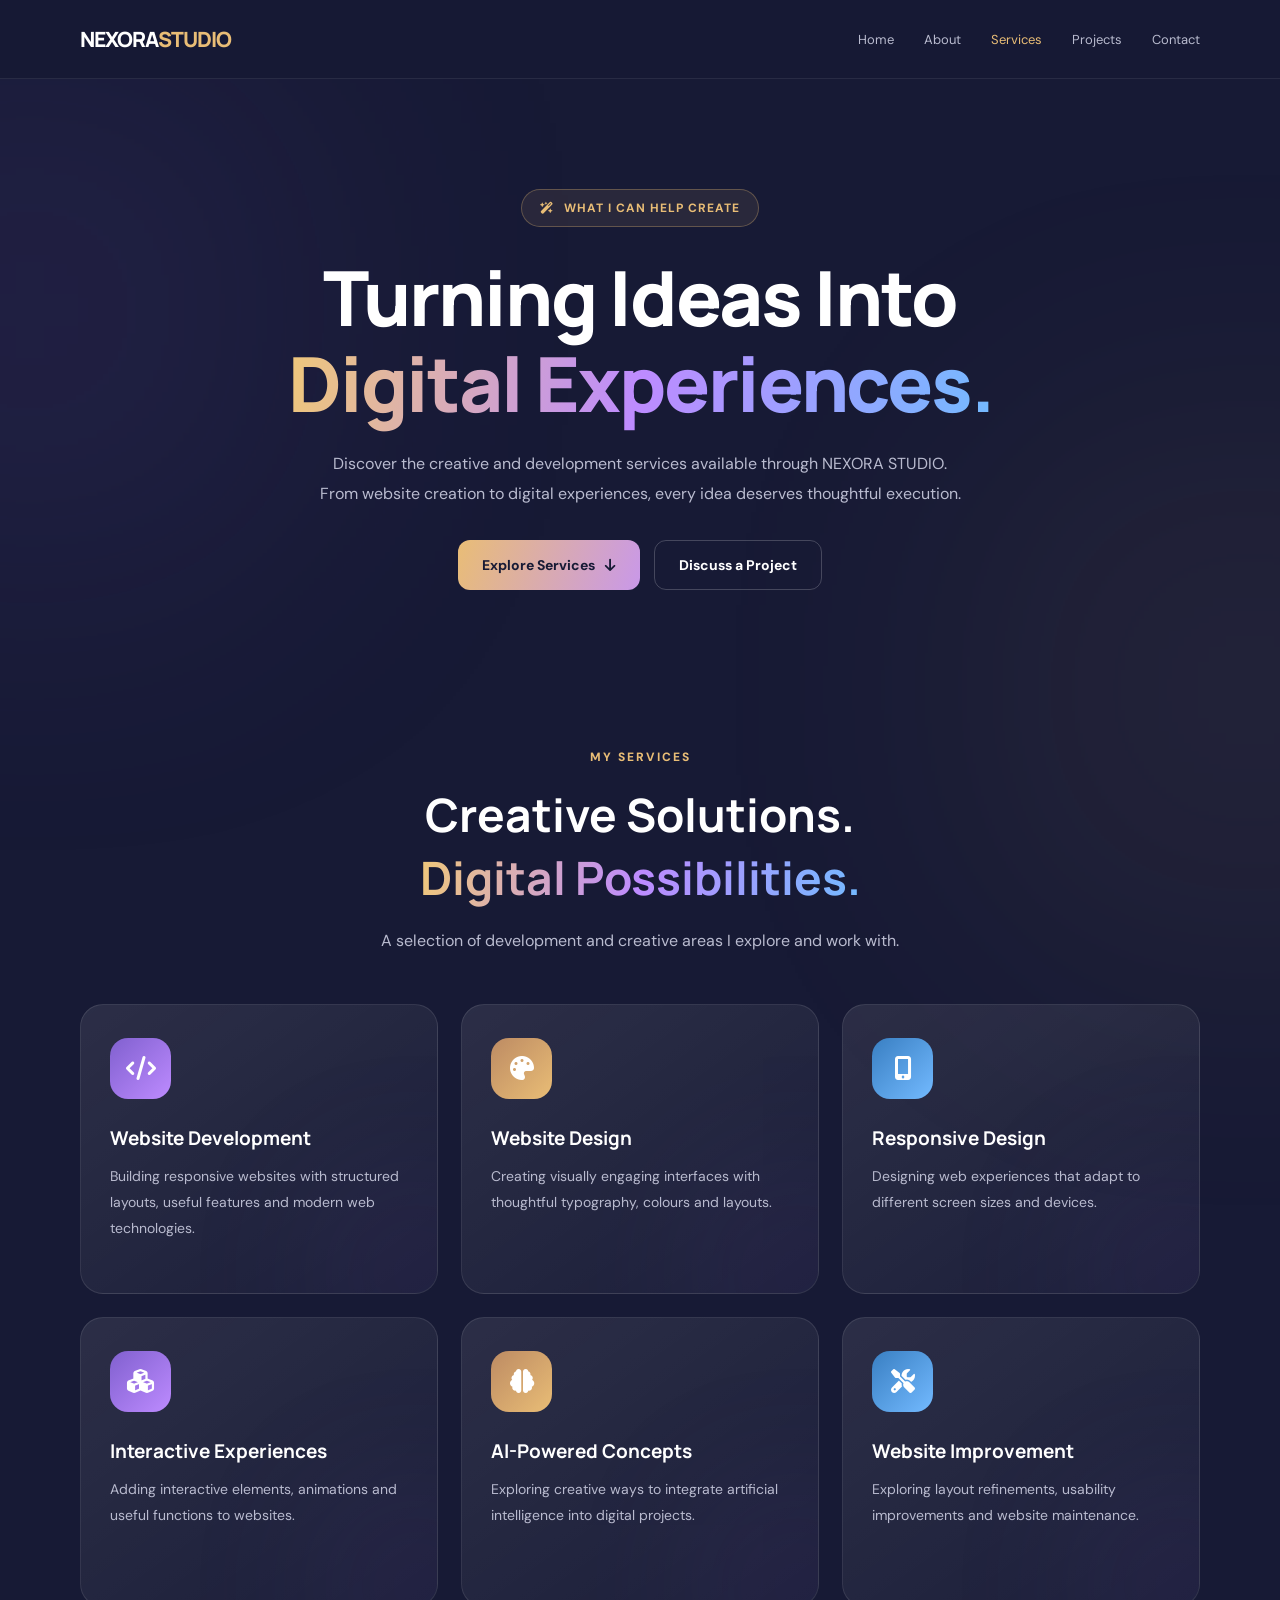
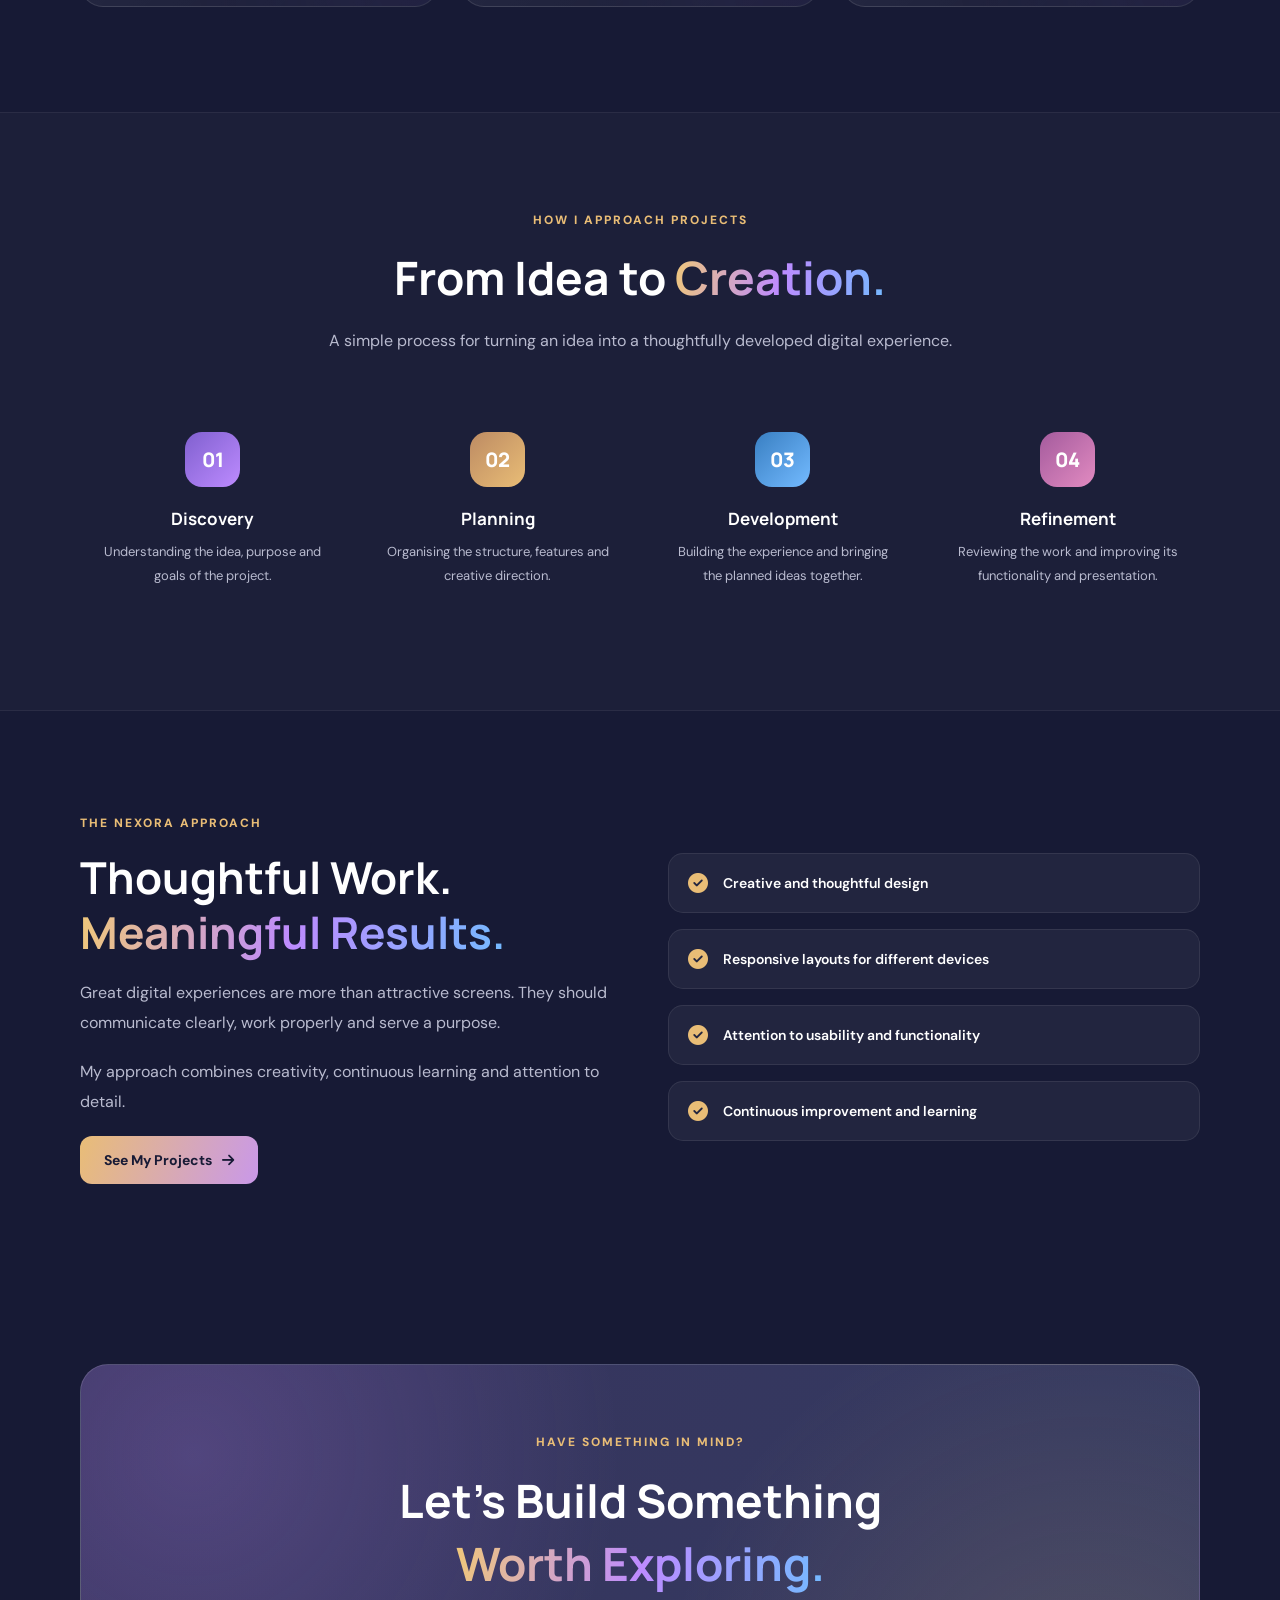
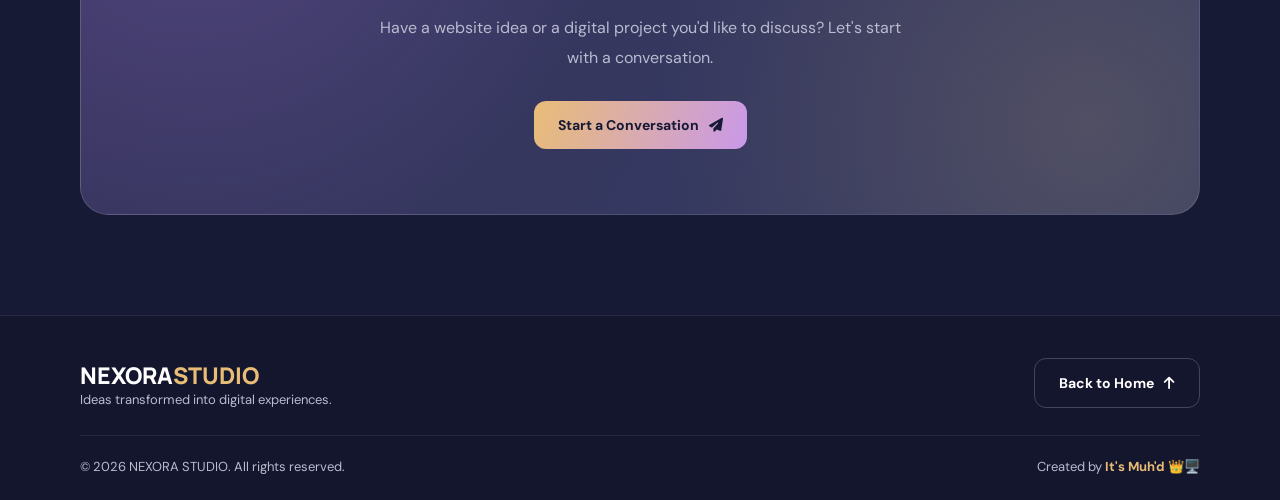
<file: services.html>
<!DOCTYPE html>
<html lang="en">
<head>
<meta charset="UTF-8">
<meta name="viewport" content="width=device-width, initial-scale=1.0">

<title>Services | NEXORA STUDIO</title>
<meta name="description" content="Explore the digital development and creative services offered by NEXORA STUDIO.">

<link rel="preconnect" href="https://fonts.googleapis.com">
<link rel="preconnect" href="https://fonts.gstatic.com" crossorigin>
<link href="https://fonts.googleapis.com/css2?family=Manrope:wght@400;500;600;700;800&family=DM+Sans:wght@400;500;600;700&display=swap" rel="stylesheet">

<link rel="stylesheet" href="https://cdnjs.cloudflare.com/ajax/libs/font-awesome/6.5.2/css/all.min.css">

<style>
:root {
    --navy: #171a35;
    --purple: #8060cf;
    --gold: #e9bd76;
    --blue: #68b5ed;
    --muted: #b9bbcf;
    --white: #fff;
}

* {
    margin: 0;
    padding: 0;
    box-sizing: border-box;
}

html {
    scroll-behavior: smooth;
}

body {
    font-family: 'DM Sans', sans-serif;
    background: var(--navy);
    color: var(--white);
    overflow-x: hidden;
}

a {
    color: inherit;
    text-decoration: none;
}

button {
    font: inherit;
}

.container {
    width: min(1120px, 88%);
    margin: auto;
}

body::before,
body::after {
    content: "";
    position: fixed;
    width: 420px;
    height: 420px;
    filter: blur(160px);
    pointer-events: none;
    z-index: -1;
}

body::before {
    background: #8060cf;
    opacity: .16;
    top: 100px;
    left: -180px;
}

body::after {
    background: #e9bd76;
    opacity: .10;
    bottom: 0;
    right: -180px;
}

/* NAVIGATION */

header {
    position: sticky;
    top: 0;
    z-index: 100;
    background: rgba(23,26,53,.94);
    backdrop-filter: blur(18px);
    border-bottom: 1px solid rgba(255,255,255,.08);
}

.navbar {
    min-height: 78px;
    display: flex;
    align-items: center;
    justify-content: space-between;
}

.logo {
    font-family: 'Manrope', sans-serif;
    font-size: 21px;
    font-weight: 800;
    letter-spacing: -1px;
}

.logo span {
    color: var(--gold);
}

.nav-links {
    display: flex;
    align-items: center;
    gap: 30px;
}

.nav-links a {
    font-size: 13px;
    color: var(--muted);
    transition: .3s;
}

.nav-links a:hover,
.nav-links a.active {
    color: var(--gold);
}

.menu-toggle {
    display: none;
    background: none;
    border: 0;
    color: white;
    font-size: 23px;
    cursor: pointer;
}

/* GENERAL */

.gradient {
    background: linear-gradient(100deg, #f0c879, #bd8bff, #73baff);
    -webkit-background-clip: text;
    background-clip: text;
    color: transparent;
}

.tag {
    display: inline-flex;
    align-items: center;
    gap: 9px;
    padding: 10px 18px;
    border-radius: 50px;
    background: rgba(233,189,118,.09);
    border: 1px solid rgba(233,189,118,.3);
    color: var(--gold);
    font-size: 12px;
    font-weight: 700;
    letter-spacing: 1px;
}

.btn {
    display: inline-flex;
    align-items: center;
    justify-content: center;
    gap: 10px;
    padding: 15px 24px;
    border-radius: 12px;
    font-weight: 700;
    font-size: 14px;
    transition: .3s;
}

.btn-primary {
    background: linear-gradient(110deg, #e9bd76, #c998e9);
    color: #171a35;
}

.btn-primary:hover {
    transform: translateY(-4px);
    box-shadow: 0 15px 35px rgba(201,152,233,.25);
}

.btn-outline {
    border: 1px solid rgba(255,255,255,.2);
    color: white;
}

.btn-outline:hover {
    border-color: var(--gold);
    color: var(--gold);
}

/* HERO */

.hero {
    padding: 110px 0 85px;
    text-align: center;
}

.hero h1 {
    font-family: 'Manrope', sans-serif;
    font-size: clamp(40px, 7vw, 76px);
    font-weight: 800;
    line-height: 1.13;
    letter-spacing: -2px;
    margin: 28px auto 22px;
    max-width: 900px;
}

.hero p {
    max-width: 650px;
    margin: auto;
    color: var(--muted);
    line-height: 1.9;
    font-size: 16px;
}

.hero-buttons {
    margin-top: 30px;
    display: flex;
    justify-content: center;
    flex-wrap: wrap;
    gap: 14px;
}

/* SERVICES */

.services {
    padding: 70px 0 105px;
}

.section-heading {
    text-align: center;
    max-width: 680px;
    margin: 0 auto 48px;
}

.section-label {
    color: var(--gold);
    font-size: 12px;
    font-weight: 800;
    letter-spacing: 2px;
    text-transform: uppercase;
}

.section-heading h2 {
    font-family: 'Manrope', sans-serif;
    font-size: clamp(30px, 5vw, 46px);
    margin: 17px 0;
}

.section-heading p {
    color: var(--muted);
    line-height: 1.9;
}

.service-grid {
    display: grid;
    grid-template-columns: repeat(3, 1fr);
    gap: 23px;
}

.service-card {
    padding: 33px 29px;
    min-height: 290px;
    border-radius: 23px;
    background: linear-gradient(145deg, rgba(255,255,255,.09), rgba(255,255,255,.025));
    border: 1px solid rgba(255,255,255,.1);
    transition: .35s;
    position: relative;
    overflow: hidden;
}

.service-card::after {
    content: "";
    position: absolute;
    width: 130px;
    height: 130px;
    border-radius: 50%;
    background: var(--card-glow, #8060cf);
    filter: blur(90px);
    opacity: .25;
    right: -45px;
    bottom: -45px;
}

.service-card:hover {
    transform: translateY(-8px);
    border-color: rgba(233,189,118,.45);
}

.service-icon {
    width: 61px;
    height: 61px;
    display: grid;
    place-items: center;
    border-radius: 18px;
    font-size: 24px;
    background: linear-gradient(135deg, #8060cf, #bd8bff);
    margin-bottom: 26px;
    position: relative;
    z-index: 1;
}

.service-card:nth-child(2) .service-icon,
.service-card:nth-child(5) .service-icon {
    background: linear-gradient(135deg, #bd8b63, #e9bd76);
}

.service-card:nth-child(3) .service-icon,
.service-card:nth-child(6) .service-icon {
    background: linear-gradient(135deg, #397fc2, #73baff);
}

.service-card h3 {
    font-family: 'Manrope', sans-serif;
    font-size: 19px;
    margin-bottom: 13px;
    position: relative;
    z-index: 1;
}

.service-card p {
    color: var(--muted);
    line-height: 1.85;
    font-size: 14px;
    position: relative;
    z-index: 1;
}

/* PROCESS */

.process {
    padding: 95px 0;
    background: rgba(255,255,255,.025);
    border-top: 1px solid rgba(255,255,255,.06);
    border-bottom: 1px solid rgba(255,255,255,.06);
}

.process-grid {
    display: grid;
    grid-template-columns: repeat(4, 1fr);
    gap: 20px;
}

.process-card {
    text-align: center;
    padding: 28px 20px;
}

.process-number {
    width: 55px;
    height: 55px;
    display: grid;
    place-items: center;
    border-radius: 17px;
    margin: 0 auto 20px;
    background: linear-gradient(135deg, #8060cf, #bd8bff);
    font-family: 'Manrope', sans-serif;
    font-size: 20px;
    font-weight: 800;
}

.process-card:nth-child(2) .process-number {
    background: linear-gradient(135deg, #bd8b63, #e9bd76);
}

.process-card:nth-child(3) .process-number {
    background: linear-gradient(135deg, #397fc2, #73baff);
}

.process-card:nth-child(4) .process-number {
    background: linear-gradient(135deg, #a45b9d, #e28bc1);
}

.process-card h3 {
    font-family: 'Manrope', sans-serif;
    font-size: 17px;
    margin-bottom: 10px;
}

.process-card p {
    color: var(--muted);
    line-height: 1.8;
    font-size: 13px;
}

/* WHY NEXORA */

.why {
    padding: 100px 0;
}

.why-grid {
    display: grid;
    grid-template-columns: 1fr 1fr;
    gap: 55px;
    align-items: center;
}

.why-copy h2 {
    font-family: 'Manrope', sans-serif;
    font-size: clamp(31px, 4vw, 44px);
    line-height: 1.25;
    margin: 18px 0;
}

.why-copy p {
    color: var(--muted);
    line-height: 1.9;
    margin-bottom: 18px;
}

.why-list {
    display: grid;
    gap: 16px;
}

.why-item {
    padding: 19px;
    display: flex;
    align-items: center;
    gap: 15px;
    border-radius: 15px;
    background: rgba(255,255,255,.05);
    border: 1px solid rgba(255,255,255,.08);
}

.why-item i {
    color: var(--gold);
    font-size: 20px;
}

.why-item span {
    font-size: 14px;
    font-weight: 600;
}

/* CTA */

.cta {
    padding: 80px 0 100px;
    text-align: center;
}

.cta-box {
    padding: 65px 25px;
    border-radius: 28px;
    background:
        radial-gradient(circle at 10% 20%, rgba(189,139,255,.2), transparent 40%),
        radial-gradient(circle at 90% 80%, rgba(233,189,118,.16), transparent 40%),
        linear-gradient(120deg, #37335d, #333b61);
    border: 1px solid rgba(255,255,255,.13);
}

.cta-box h2 {
    font-family: 'Manrope', sans-serif;
    font-size: clamp(30px, 5vw, 46px);
    margin: 18px 0;
}

.cta-box p {
    color: var(--muted);
    max-width: 550px;
    margin: 0 auto 28px;
    line-height: 1.9;
}

/* FOOTER */

footer {
    padding: 42px 0 25px;
    background: rgba(0,0,0,.15);
    border-top: 1px solid rgba(255,255,255,.08);
}

.footer-top {
    display: flex;
    justify-content: space-between;
    align-items: center;
    gap: 20px;
    flex-wrap: wrap;
    padding-bottom: 27px;
}

.footer-brand {
    font-family: 'Manrope', sans-serif;
    font-size: 23px;
    font-weight: 800;
}

.footer-brand span {
    color: var(--gold);
}

.footer-top p,
.footer-bottom {
    color: var(--muted);
    font-size: 13px;
}

.footer-bottom {
    padding-top: 22px;
    border-top: 1px solid rgba(255,255,255,.08);
    display: flex;
    justify-content: space-between;
    flex-wrap: wrap;
    gap: 15px;
}

.signature {
    color: var(--gold);
    font-weight: 700;
}

/* RESPONSIVE */

@media(max-width: 900px) {
    .service-grid {
        grid-template-columns: repeat(2, 1fr);
    }

    .process-grid {
        grid-template-columns: repeat(2, 1fr);
    }

    .why-grid {
        grid-template-columns: 1fr;
        gap: 35px;
    }
}

@media(max-width: 700px) {
    .menu-toggle {
        display: block;
    }

    .nav-links {
        display: none;
        position: absolute;
        top: 78px;
        left: 0;
        width: 100%;
        padding: 25px 6%;
        background: #202342;
        flex-direction: column;
        align-items: flex-start;
        gap: 22px;
        border-bottom: 1px solid rgba(255,255,255,.1);
    }

    .nav-links.open {
        display: flex;
    }

    .service-grid {
        grid-template-columns: 1fr;
    }

    .hero {
        padding: 85px 0 65px;
    }

    .hero h1 {
        letter-spacing: -1px;
    }

    .services {
        padding-top: 55px;
    }

    .footer-bottom {
        flex-direction: column;
    }
}

@media(max-width: 450px) {
    .process-grid {
        grid-template-columns: 1fr;
    }

    .service-card {
        min-height: auto;
    }
}

@media(prefers-reduced-motion: reduce) {
    html {
        scroll-behavior: auto;
    }

    *, *::before, *::after {
        transition-duration: .01ms !important;
    }
}
</style>
</head>

<body>

<header>
    <div class="container navbar">

        <a href="../index.html" class="logo">
            NEXORA<span>STUDIO</span>
        </a>

        <nav class="nav-links" id="navLinks">
            <a href="../index.html">Home</a>
            <a href="about.html">About</a>
            <a href="services.html" class="active">Services</a>
            <a href="projects.html">Projects</a>
            <a href="contact.html">Contact</a>
        </nav>

        <button class="menu-toggle" id="menuToggle" aria-label="Open menu">
            <i class="fas fa-bars"></i>
        </button>

    </div>
</header>

<main>

    <!-- HERO -->

    <section class="hero">
        <div class="container">

            <span class="tag">
                <i class="fas fa-wand-magic-sparkles"></i>
                WHAT I CAN HELP CREATE
            </span>

            <h1>
                Turning Ideas Into<br>
                <span class="gradient">Digital Experiences.</span>
            </h1>

            <p>
                Discover the creative and development services
                available through NEXORA STUDIO. From website
                creation to digital experiences, every idea
                deserves thoughtful execution.
            </p>

            <div class="hero-buttons">
                <a href="#services" class="btn btn-primary">
                    Explore Services <i class="fas fa-arrow-down"></i>
                </a>

                <a href="contact.html" class="btn btn-outline">
                    Discuss a Project
                </a>
            </div>

        </div>
    </section>

    <!-- SERVICE CARDS -->

    <section class="services" id="services">
        <div class="container">

            <div class="section-heading">
                <span class="section-label">MY SERVICES</span>
                <h2>Creative Solutions.<br><span class="gradient">Digital Possibilities.</span></h2>
                <p>
                    A selection of development and creative areas
                    I explore and work with.
                </p>
            </div>

            <div class="service-grid">

                <article class="service-card">
                    <div class="service-icon">
                        <i class="fas fa-code"></i>
                    </div>
                    <h3>Website Development</h3>
                    <p>
                        Building responsive websites with structured
                        layouts, useful features and modern web technologies.
                    </p>
                </article>

                <article class="service-card">
                    <div class="service-icon">
                        <i class="fas fa-palette"></i>
                    </div>
                    <h3>Website Design</h3>
                    <p>
                        Creating visually engaging interfaces with
                        thoughtful typography, colours and layouts.
                    </p>
                </article>

                <article class="service-card">
                    <div class="service-icon">
                        <i class="fas fa-mobile-screen-button"></i>
                    </div>
                    <h3>Responsive Design</h3>
                    <p>
                        Designing web experiences that adapt to
                        different screen sizes and devices.
                    </p>
                </article>

                <article class="service-card">
                    <div class="service-icon">
                        <i class="fas fa-cubes"></i>
                    </div>
                    <h3>Interactive Experiences</h3>
                    <p>
                        Adding interactive elements, animations
                        and useful functions to websites.
                    </p>
                </article>

                <article class="service-card">
                    <div class="service-icon">
                        <i class="fas fa-brain"></i>
                    </div>
                    <h3>AI-Powered Concepts</h3>
                    <p>
                        Exploring creative ways to integrate
                        artificial intelligence into digital projects.
                    </p>
                </article>

                <article class="service-card">
                    <div class="service-icon">
                        <i class="fas fa-screwdriver-wrench"></i>
                    </div>
                    <h3>Website Improvement</h3>
                    <p>
                        Exploring layout refinements, usability
                        improvements and website maintenance.
                    </p>
                </article>

            </div>

        </div>
    </section>

    <!-- WORK PROCESS -->

    <section class="process">
        <div class="container">

            <div class="section-heading">
                <span class="section-label">HOW I APPROACH PROJECTS</span>
                <h2>From Idea to <span class="gradient">Creation.</span></h2>
                <p>
                    A simple process for turning an idea
                    into a thoughtfully developed digital experience.
                </p>
            </div>

            <div class="process-grid">

                <article class="process-card">
                    <div class="process-number">01</div>
                    <h3>Discovery</h3>
                    <p>
                        Understanding the idea, purpose
                        and goals of the project.
                    </p>
                </article>

                <article class="process-card">
                    <div class="process-number">02</div>
                    <h3>Planning</h3>
                    <p>
                        Organising the structure, features
                        and creative direction.
                    </p>
                </article>

                <article class="process-card">
                    <div class="process-number">03</div>
                    <h3>Development</h3>
                    <p>
                        Building the experience and
                        bringing the planned ideas together.
                    </p>
                </article>

                <article class="process-card">
                    <div class="process-number">04</div>
                    <h3>Refinement</h3>
                    <p>
                        Reviewing the work and improving
                        its functionality and presentation.
                    </p>
                </article>

            </div>

        </div>
    </section>

    <!-- WHY NEXORA -->

    <section class="why">
        <div class="container why-grid">

            <div class="why-copy">
                <span class="section-label">THE NEXORA APPROACH</span>

                <h2>
                    Thoughtful Work.<br>
                    <span class="gradient">Meaningful Results.</span>
                </h2>

                <p>
                    Great digital experiences are more than
                    attractive screens. They should communicate
                    clearly, work properly and serve a purpose.
                </p>

                <p>
                    My approach combines creativity,
                    continuous learning and attention to detail.
                </p>

                <a href="projects.html" class="btn btn-primary">
                    See My Projects <i class="fas fa-arrow-right"></i>
                </a>
            </div>

            <div class="why-list">

                <div class="why-item">
                    <i class="fas fa-check-circle"></i>
                    <span>Creative and thoughtful design</span>
                </div>

                <div class="why-item">
                    <i class="fas fa-check-circle"></i>
                    <span>Responsive layouts for different devices</span>
                </div>

                <div class="why-item">
                    <i class="fas fa-check-circle"></i>
                    <span>Attention to usability and functionality</span>
                </div>

                <div class="why-item">
                    <i class="fas fa-check-circle"></i>
                    <span>Continuous improvement and learning</span>
                </div>

            </div>

        </div>
    </section>

    <!-- CTA -->

    <section class="cta">
        <div class="container">

            <div class="cta-box">

                <span class="section-label">HAVE SOMETHING IN MIND?</span>

                <h2>
                    Let's Build Something<br>
                    <span class="gradient">Worth Exploring.</span>
                </h2>

                <p>
                    Have a website idea or a digital project
                    you'd like to discuss? Let's start with a conversation.
                </p>

                <a href="contact.html" class="btn btn-primary">
                    Start a Conversation
                    <i class="fas fa-paper-plane"></i>
                </a>

            </div>

        </div>
    </section>

</main>

<footer>
    <div class="container">

        <div class="footer-top">
            <div>
                <div class="footer-brand">
                    NEXORA<span>STUDIO</span>
                </div>
                <p>Ideas transformed into digital experiences.</p>
            </div>

            <a href="../index.html" class="btn btn-outline">
                Back to Home <i class="fas fa-arrow-up"></i>
            </a>
        </div>

        <div class="footer-bottom">
            <p>© <span id="year"></span> NEXORA STUDIO. All rights reserved.</p>
            <p>Created by <span class="signature">It's Muh'd 👑🖥️</span></p>
        </div>

    </div>
</footer>

<script>
const menuToggle = document.getElementById("menuToggle");
const navLinks = document.getElementById("navLinks");

menuToggle.addEventListener("click", function() {
    navLinks.classList.toggle("open");

    const icon = menuToggle.querySelector("i");
    icon.classList.toggle("fa-bars");
    icon.classList.toggle("fa-xmark");
});

navLinks.querySelectorAll("a").forEach(link => {
    link.addEventListener("click", function() {
        navLinks.classList.remove("open");

        const icon = menuToggle.querySelector("i");
        icon.classList.add("fa-bars");
        icon.classList.remove("fa-xmark");
    });
});

document.getElementById("year").textContent =
    new Date().getFullYear();
</script>

</body>
</html>
</file>
<file: style.css>
@import url('https://fonts.googleapis.com/css2?family=DM+Sans:wght@400;500;600;700;800&family=Manrope:wght@400;500;600;700;800&display=swap');

/* =================================
   NEXORA STUDIO — DESIGN SYSTEM
================================= */

:root {
    --bg: #15172b;
    --bg-light: #20243d;
    --surface: #252943;
    --surface-light: #303451;

    --gold: #e8c98a;
    --gold-light: #fff0c9;
    --purple: #9875c9;
    --blue: #668fbd;
    --pink: #d18cbd;
    --bronze: #b88b63;

    --white: #fffaf2;
    --muted: #b9bdce;

    --border: rgba(232, 201, 138, .22);

    --heading: 'Manrope', sans-serif;
    --body: 'DM Sans', sans-serif;

    --transition: .35s ease;
}

* {
    margin: 0;
    padding: 0;
    box-sizing: border-box;
}

html {
    scroll-behavior: smooth;
    scroll-padding-top: 90px;
}

body {
    font-family: var(--body);
    color: var(--white);
    background:
        radial-gradient(ellipse at 5% 10%, rgba(113, 80, 165, .22), transparent 35%),
        radial-gradient(ellipse at 95% 25%, rgba(67, 115, 167, .20), transparent 35%),
        radial-gradient(ellipse at 50% 90%, rgba(177, 126, 87, .12), transparent 40%),
        var(--bg);
    overflow-x: hidden;
    line-height: 1.7;
}

a {
    text-decoration: none;
    color: inherit;
}

button {
    font-family: inherit;
}

.container {
    width: min(1150px, 90%);
    margin: auto;
}

section {
    padding: 110px 0;
}

::selection {
    background: var(--gold);
    color: #17172b;
}

/* =================================
   BACKGROUND EFFECTS
================================= */

.background-effects {
    position: fixed;
    inset: 0;
    z-index: -1;
    pointer-events: none;
    overflow: hidden;
}

.glow {
    position: absolute;
    width: 350px;
    height: 350px;
    border-radius: 50%;
    filter: blur(100px);
    opacity: .25;
    animation: glowFloat 12s ease-in-out infinite alternate;
}

.glow-one {
    background: var(--purple);
    top: 10%;
    left: -150px;
}

.glow-two {
    background: var(--blue);
    top: 40%;
    right: -150px;
    animation-delay: 3s;
}

.glow-three {
    background: var(--bronze);
    bottom: -150px;
    left: 35%;
    animation-delay: 6s;
}

.grid-overlay {
    position: absolute;
    inset: 0;
    opacity: .035;
    background-image:
        linear-gradient(rgba(255,255,255,.5) 1px, transparent 1px),
        linear-gradient(90deg, rgba(255,255,255,.5) 1px, transparent 1px);
    background-size: 55px 55px;
}

@keyframes glowFloat {
    from {
        transform: translateY(-20px) scale(.9);
    }
    to {
        transform: translateY(30px) scale(1.15);
    }
}

/* =================================
   LOADER
================================= */

.loader {
    position: fixed;
    inset: 0;
    z-index: 9999;
    display: flex;
    align-items: center;
    justify-content: center;
    background: linear-gradient(135deg, #17172e, #292443, #20344d);
    transition: opacity .6s ease, visibility .6s ease;
}

.loader.hide {
    opacity: 0;
    visibility: hidden;
}

.loader-content {
    text-align: center;
}

.loader-symbol {
    width: 70px;
    height: 70px;
    display: grid;
    place-items: center;
    margin: 0 auto 18px;
    border: 1px solid var(--gold);
    border-radius: 22px;
    color: var(--gold-light);
    font: 800 35px var(--heading);
    transform: rotate(-8deg);
    box-shadow: 0 0 35px rgba(232,201,138,.2);
}

.loader-content h2 {
    font: 800 17px var(--heading);
    letter-spacing: 5px;
}

.loader-content p {
    color: var(--muted);
    font-size: 9px;
    letter-spacing: 3px;
}

.loader-line {
    width: 140px;
    height: 3px;
    margin: 20px auto;
    background: rgba(255,255,255,.12);
    overflow: hidden;
    border-radius: 10px;
}

.loader-line::after {
    content: "";
    display: block;
    height: 100%;
    width: 45%;
    background: linear-gradient(90deg, var(--purple), var(--gold));
    animation: loading 1.2s infinite;
}

@keyframes loading {
    from { transform: translateX(-110%); }
    to { transform: translateX(230%); }
}

/* =================================
   NAVIGATION
================================= */

.navbar {
    position: fixed;
    z-index: 1000;
    top: 0;
    left: 0;
    width: 100%;
    padding: 22px 0;
    transition: var(--transition);
    background: rgba(21,23,43,.25);
    backdrop-filter: blur(18px);
    border-bottom: 1px solid transparent;
}

.navbar.scrolled {
    padding: 14px 0;
    background: rgba(21,23,43,.93);
    border-bottom-color: var(--border);
}

.nav-container {
    width: min(1200px, 90%);
    margin: auto;
    display: flex;
    align-items: center;
    justify-content: space-between;
}

.logo {
    font: 800 24px var(--heading);
    letter-spacing: 2px;
    color: var(--white);
}

.logo span {
    color: var(--gold);
}

.nav-links {
    display: flex;
    align-items: center;
    gap: 32px;
}

.nav-links a {
    font-size: 13px;
    font-weight: 600;
    color: var(--muted);
    transition: var(--transition);
}

.nav-links a:hover,
.nav-links a.active {
    color: var(--gold);
}

.nav-links .nav-contact {
    padding: 12px 23px;
    border-radius: 30px;
    background: linear-gradient(120deg, var(--gold-light), var(--bronze));
    color: #1a192b;
}

.nav-links .nav-contact:hover {
    transform: translateY(-3px);
    box-shadow: 0 8px 25px rgba(232,201,138,.2);
    color: #1a192b;
}

.menu-toggle {
    display: none;
    border: 0;
    background: transparent;
    color: var(--gold);
    font-size: 25px;
    cursor: pointer;
}

/* =================================
   BUTTONS
================================= */

.btn {
    display: inline-flex;
    align-items: center;
    justify-content: center;
    gap: 11px;
    padding: 15px 27px;
    border-radius: 40px;
    font-size: 13px;
    font-weight: 700;
    transition: var(--transition);
}

.btn-primary {
    color: #1a192b;
    background: linear-gradient(120deg, var(--gold-light), var(--bronze));
    box-shadow: 0 10px 30px rgba(232,201,138,.15);
}

.btn-primary:hover {
    transform: translateY(-5px);
    box-shadow: 0 15px 35px rgba(232,201,138,.3);
}

.btn-secondary,
.btn-outline {
    color: var(--gold-light);
    border: 1px solid var(--border);
    background: rgba(255,255,255,.035);
}

.btn-secondary:hover,
.btn-outline:hover {
    background: var(--gold);
    color: #17172b;
    transform: translateY(-4px);
}

.btn-light {
    color: #1a192b;
    background: var(--white);
}

.btn-light:hover {
    transform: translateY(-5px);
    box-shadow: 0 10px 30px rgba(255,255,255,.2);
}

/* =================================
   HERO
================================= */

.hero {
    position: relative;
    min-height: 100vh;
    display: flex;
    align-items: center;
    padding: 150px 0 100px;
    overflow: hidden;
}

.hero-container {
    width: min(1200px, 90%);
    margin: auto;
    display: grid;
    grid-template-columns: 1.1fr .9fr;
    align-items: center;
    gap: 50px;
}

.hero-content {
    position: relative;
    z-index: 2;
}

.availability {
    display: inline-flex;
    align-items: center;
    gap: 10px;
    padding: 9px 15px;
    border: 1px solid var(--border);
    border-radius: 30px;
    color: var(--gold-light);
    background: rgba(255,255,255,.04);
    font-size: 9px;
    font-weight: 700;
    letter-spacing: 1.7px;
    margin-bottom: 30px;
}

.status-dot {
    width: 8px;
    height: 8px;
    background: #74d6a0;
    border-radius: 50%;
    box-shadow: 0 0 12px #74d6a0;
}

.hero-intro {
    color: var(--gold);
    font-size: 11px;
    font-weight: 700;
    letter-spacing: 3px;
    margin-bottom: 17px;
}

.hero h1 {
    font: 800 clamp(43px, 6vw, 76px)/1.12 var(--heading);
    letter-spacing: -3px;
    margin-bottom: 25px;
}

.hero h1 span {
    background: linear-gradient(110deg, #fff1c9, #e5bd78, #b18bd5, #7fa8d5);
    background-clip: text;
    -webkit-background-clip: text;
    color: transparent;
}

.hero-description {
    max-width: 520px;
    color: var(--muted);
    font-size: 14px;
    line-height: 1.9;
    margin-bottom: 32px;
}

.hero-buttons {
    display: flex;
    flex-wrap: wrap;
    gap: 14px;
}

.hero-signature {
    display: flex;
    align-items: center;
    gap: 13px;
    margin-top: 45px;
}

.signature-line {
    width: 42px;
    height: 1px;
    background: var(--gold);
}

.hero-signature p {
    color: var(--muted);
    font-size: 9px;
    letter-spacing: 2.5px;
}

/* =================================
   3D HERO VISUAL
================================= */

.hero-visual {
    position: relative;
    min-height: 480px;
    display: grid;
    place-items: center;
    perspective: 1000px;
}

.visual-glow {
    position: absolute;
    width: 330px;
    height: 330px;
    border-radius: 50%;
    background: linear-gradient(135deg, var(--purple), var(--blue), var(--bronze));
    filter: blur(90px);
    opacity: .25;
}

.visual-card {
    position: relative;
    width: min(100%, 390px);
    height: 420px;
    padding: 22px;
    border: 1px solid rgba(255,255,255,.17);
    border-radius: 25px;
    background: linear-gradient(
        145deg,
        rgba(255,255,255,.14),
        rgba(255,255,255,.025)
    );
    backdrop-filter: blur(20px);
    box-shadow:
        0 35px 80px rgba(0,0,0,.3),
        inset 0 1px rgba(255,255,255,.12);
    transform: rotateY(-9deg) rotateX(5deg);
    transition: transform .5s ease;
}

.visual-card:hover {
    transform: rotateY(0) rotateX(0) translateY(-8px);
}

.card-top {
    display: flex;
    align-items: center;
    gap: 6px;
}

.card-dot {
    width: 7px;
    height: 7px;
    border-radius: 50%;
    background: var(--gold);
}

.card-top p {
    margin-left: auto;
    color: var(--muted);
    font-size: 8px;
    letter-spacing: 2px;
}

.visual-center {
    position: relative;
    height: 290px;
    display: grid;
    place-items: center;
}

.outer-ring,
.middle-ring,
.inner-ring {
    position: absolute;
    border: 1px solid rgba(232,201,138,.35);
    border-radius: 50%;
}

.outer-ring {
    width: 260px;
    height: 260px;
    animation: rotate 22s linear infinite;
    border-top-color: var(--gold);
}

.middle-ring {
    width: 205px;
    height: 205px;
    border-color: rgba(152,117,201,.6);
    animation: rotate 15s linear infinite reverse;
}

.inner-ring {
    width: 145px;
    height: 145px;
    border-color: rgba(102,143,189,.6);
    animation: rotate 12s linear infinite;
}

.central-logo {
    width: 95px;
    height: 95px;
    display: grid;
    place-items: center;
    border-radius: 28px;
    background: linear-gradient(135deg, var(--gold), var(--purple), var(--blue));
    box-shadow: 0 0 45px rgba(232,201,138,.3);
    transform: rotate(-8deg);
    animation: levitate 4s ease-in-out infinite;
}

.central-logo span {
    font: 800 52px var(--heading);
    color: white;
}

.floating-icon {
    position: absolute;
    width: 45px;
    height: 45px;
    display: grid;
    place-items: center;
    border: 1px solid rgba(255,255,255,.2);
    border-radius: 14px;
    background: linear-gradient(135deg, #554477, #304a68);
    color: var(--gold-light);
    box-shadow: 0 10px 25px rgba(0,0,0,.25);
    animation: levitate 4s ease-in-out infinite;
}

.icon-one {
    top: 25px;
    left: 30px;
}

.icon-two {
    top: 40px;
    right: 28px;
    animation-delay: .8s;
}

.icon-three {
    bottom: 25px;
    left: 45px;
    animation-delay: 1.2s;
}

.icon-four {
    bottom: 35px;
    right: 25px;
    animation-delay: 1.8s;
}

.card-bottom {
    display: flex;
    justify-content: space-between;
    align-items: end;
    border-top: 1px solid rgba(255,255,255,.12);
    padding-top: 17px;
}

.card-bottom span {
    color: var(--muted);
    font-size: 8px;
    letter-spacing: 2px;
}

.card-bottom h3 {
    font: 800 22px var(--heading);
    color: var(--gold-light);
}

.card-number {
    color: var(--gold);
    font: 700 13px var(--heading);
}

.floating-label {
    position: absolute;
    display: flex;
    align-items: center;
    gap: 10px;
    padding: 13px 17px;
    border: 1px solid var(--border);
    border-radius: 14px;
    background: rgba(35,38,63,.9);
    backdrop-filter: blur(15px);
    color: var(--white);
    font-size: 10px;
    box-shadow: 0 15px 35px rgba(0,0,0,.2);
    animation: levitate 5s ease-in-out infinite;
}

.floating-label i {
    color: var(--gold);
}

.label-one {
    top: 70px;
    left: -30px;
}

.label-two {
    bottom: 75px;
    right: -25px;
    animation-delay: 1.5s;
}

@keyframes rotate {
    to { transform: rotate(360deg); }
}

@keyframes levitate {
    0%, 100% { transform: translateY(0); }
    50% { transform: translateY(-12px); }
}

.hero-scroll {
    position: absolute;
    bottom: 25px;
    left: 50%;
    transform: translateX(-50%);
    display: flex;
    align-items: center;
    gap: 12px;
    color: var(--muted);
    font-size: 9px;
    letter-spacing: 2px;
}

.hero-scroll i {
    color: var(--gold);
    animation: scrollDown 1.5s infinite;
}

@keyframes scrollDown {
    50% { transform: translateY(6px); }
}

/* =================================
   SECTION HEADINGS
================================= */

.section-heading {
    max-width: 700px;
    margin: 0 auto 60px;
    text-align: center;
}

.section-tag {
    display: inline-block;
    color: var(--gold);
    font-size: 10px;
    font-weight: 800;
    letter-spacing: 3px;
    margin-bottom: 18px;
}

.section-heading h2 {
    font: 800 clamp(30px, 4vw, 48px)/1.2 var(--heading);
    letter-spacing: -1.5px;
    margin-bottom: 20px;
}

.section-heading h2 span {
    background: linear-gradient(100deg, var(--gold-light), var(--gold), var(--purple));
    background-clip: text;
    -webkit-background-clip: text;
    color: transparent;
}

.section-heading p {
    max-width: 560px;
    margin: auto;
    color: var(--muted);
    font-size: 14px;
    line-height: 1.9;
}

/* =================================
   INTRODUCTION
================================= */

.intro-section {
    background: linear-gradient(
        135deg,
        rgba(41,43,73,.65),
        rgba(45,39,70,.65),
        rgba(33,52,77,.65)
    );
}

.intro-content {
    display: grid;
    grid-template-columns: repeat(3, 1fr);
    gap: 22px;
}

.intro-box {
    position: relative;
    padding: 35px 27px;
    text-align: center;
    border: 1px solid var(--border);
    border-radius: 20px;
    background: linear-gradient(145deg, rgba(255,255,255,.09), rgba(255,255,255,.025));
    transition: var(--transition);
    overflow: hidden;
}

.intro-box:hover {
    transform: translateY(-9px);
    border-color: var(--gold);
    box-shadow: 0 20px 45px rgba(0,0,0,.18);
}

.intro-icon,
.service-icon {
    width: 60px;
    height: 60px;
    display: grid;
    place-items: center;
    margin: 0 auto 23px;
    border-radius: 18px;
    background: linear-gradient(135deg, #a77c4d, #e5c98e);
    color: #1b1b2d;
    font-size: 23px;
    box-shadow: 0 10px 25px rgba(232,201,138,.12);
}

.purple-icon {
    background: linear-gradient(135deg, #7355a4, #b59bdc);
    color: white;
}

.blue-icon {
    background: linear-gradient(135deg, #426e9b, #8cb6d9);
    color: white;
}

.intro-box h3 {
    font: 700 17px var(--heading);
    margin-bottom: 13px;
}

.intro-box p {
    color: var(--muted);
    font-size: 12px;
    line-height: 1.9;
}

/* =================================
   SERVICES
================================= */

.services-preview {
    background: linear-gradient(
        120deg,
        rgba(50,40,75,.45),
        rgba(30,48,72,.45)
    );
}

.services-grid {
    display: grid;
    grid-template-columns: repeat(3, 1fr);
    gap: 23px;
}

.service-card {
    position: relative;
    padding: 35px 28px;
    overflow: hidden;
    border: 1px solid var(--border);
    border-radius: 20px;
    background: linear-gradient(145deg, #303451, #23263e);
    transition: var(--transition);
}

.service-card::before {
    content: "";
    position: absolute;
    inset: 0 auto 0 0;
    width: 3px;
    background: linear-gradient(var(--gold), var(--purple), var(--blue));
    transform: scaleY(0);
    transform-origin: top;
    transition: var(--transition);
}

.service-card:hover {
    transform: translateY(-10px);
    border-color: rgba(232,201,138,.55);
    box-shadow: 0 20px 45px rgba(0,0,0,.2);
}

.service-card:hover::before {
    transform: scaleY(1);
}

.service-icon {
    margin: 0 0 24px;
}

.service-card h3 {
    font: 700 19px var(--heading);
    margin-bottom: 12px;
}

.service-card p {
    color: var(--muted);
    font-size: 13px;
    line-height: 1.9;
}

.service-number {
    position: absolute;
    right: 20px;
    bottom: 10px;
    font: 800 40px var(--heading);
    color: rgba(255,255,255,.045);
}

.center-button {
    text-align: center;
    margin-top: 45px;
}

/* =================================
   PROJECTS
================================= */

.featured-projects {
    background: linear-gradient(
        135deg,
        rgba(39,43,71,.65),
        rgba(53,39,72,.5),
        rgba(35,52,76,.6)
    );
}

.projects-grid {
    display: grid;
    grid-template-columns: repeat(2, 1fr);
    gap: 28px;
}

.project-card {
    overflow: hidden;
    border: 1px solid var(--border);
    border-radius: 22px;
    background: rgba(255,255,255,.045);
    transition: var(--transition);
}

.project-card:hover {
    transform: translateY(-9px);
    border-color: var(--gold);
    box-shadow: 0 20px 50px rgba(0,0,0,.22);
}

.project-image {
    position: relative;
    height: 260px;
    display: grid;
    place-items: center;
    overflow: hidden;
}

.project-one {
    background: linear-gradient(135deg, #594579, #315878, #a77c54);
}

.project-two {
    background: linear-gradient(135deg, #65486f, #385a75, #b58a65);
}

.project-placeholder {
    text-align: center;
    transition: transform .5s ease;
}

.project-card:hover .project-placeholder {
    transform: scale(1.1);
}

.project-placeholder i {
    font-size: 55px;
    color: var(--gold-light);
    margin-bottom: 15px;
    filter: drop-shadow(0 10px 15px rgba(0,0,0,.2));
}

.project-placeholder h3 {
    font: 800 17px var(--heading);
    letter-spacing: 4px;
}

.project-info {
    padding: 28px;
}

.project-category {
    color: var(--gold);
    font-size: 9px;
    font-weight: 800;
    letter-spacing: 2px;
}

.project-info h3 {
    font: 700 21px var(--heading);
    margin: 12px 0;
}

.project-info p {
    color: var(--muted);
    font-size: 13px;
    margin-bottom: 20px;
}

.project-link {
    color: var(--gold-light);
    font-size: 12px;
    font-weight: 700;
}

.project-link i {
    margin-left: 7px;
    transition: var(--transition);
}

.project-link:hover i {
    margin-left: 13px;
}

/* =================================
   CALL TO ACTION
================================= */

.cta-section {
    position: relative;
    overflow: hidden;
    text-align: center;
    background: linear-gradient(120deg, #493a68, #2d4566, #78583f);
}

.cta-decoration {
    position: absolute;
    width: 450px;
    height: 450px;
    top: -200px;
    right: -100px;
    border: 1px solid rgba(255,255,255,.13);
    border-radius: 50%;
    box-shadow:
        0 0 0 35px rgba(255,255,255,.025),
        0 0 0 75px rgba(255,255,255,.02);
}

.cta-content {
    position: relative;
    z-index: 2;
    max-width: 700px;
    margin: auto;
}

.cta-content h2 {
    font: 800 clamp(32px, 5vw, 53px)/1.2 var(--heading);
    margin-bottom: 20px;
}

.cta-content h2 span {
    color: var(--gold-light);
}

.cta-content p {
    color: rgba(255,255,255,.8);
    font-size: 14px;
    margin-bottom: 30px;
}

/* =================================
   FOOTER
================================= */

.footer {
    padding: 70px 0 25px;
    background: linear-gradient(120deg, #191b32, #29243f, #1c3048);
    border-top: 1px solid var(--border);
}

.footer-content {
    display: grid;
    grid-template-columns: 1.5fr 1fr 1fr;
    gap: 50px;
    padding-bottom: 45px;
}

.footer-brand p {
    max-width: 300px;
    margin-top: 17px;
    color: var(--muted);
    font-size: 13px;
}

.footer-links h3 {
    color: var(--gold);
    font: 700 12px var(--heading);
    letter-spacing: 2px;
    margin-bottom: 20px;
}

.footer-links a {
    display: block;
    color: var(--muted);
    font-size: 13px;
    margin-bottom: 12px;
    transition: var(--transition);
}

.footer-links a:hover {
    color: var(--gold);
    transform: translateX(5px);
}

.footer-bottom {
    padding-top: 23px;
    border-top: 1px solid var(--border);
    text-align: center;
}

.footer-bottom p {
    color: var(--muted);
    font-size: 11px;
}

.footer-bottom span {
    color: var(--gold);
}

/* =================================
   ANIMATIONS
================================= */

.reveal {
    opacity: 0;
    transform: translateY(35px);
    transition: opacity .8s ease, transform .8s ease;
}

.reveal.active {
    opacity: 1;
    transform: translateY(0);
}

/* =================================
   RESPONSIVE TABLET
================================= */

@media (max-width: 1000px) {

    .hero-container {
        gap: 20px;
    }

    .hero-visual {
        transform: scale(.9);
    }

    .label-one {
        left: -5px;
    }

    .label-two {
        right: -5px;
    }

}

/* =================================
   RESPONSIVE MOBILE
================================= */

@media (max-width: 768px) {

    section {
        padding: 80px 0;
    }

    .navbar {
        padding: 17px 0;
    }

    .menu-toggle {
        display: block;
    }

    .nav-links {
        position: absolute;
        top: 100%;
        left: 0;
        width: 100%;
        padding: 30px;
        display: none;
        flex-direction: column;
        gap: 25px;
        background: rgba(25,27,48,.98);
        border-bottom: 1px solid var(--border);
    }

    .nav-links.open {
        display: flex;
    }

    .hero {
        padding-top: 130px;
        padding-bottom: 90px;
    }

    .hero-container {
        grid-template-columns: 1fr;
        text-align: center;
    }

    .hero-content {
        display: flex;
        flex-direction: column;
        align-items: center;
    }

    .hero h1 {
        font-size: clamp(43px, 11vw, 65px);
        letter-spacing: -2px;
    }

    .hero-description {
        font-size: 13px;
    }

    .hero-buttons {
        justify-content: center;
    }

    .hero-signature {
        justify-content: center;
    }

    .hero-visual {
        width: 100%;
        min-height: 430px;
        transform: scale(.9);
    }

    .visual-card {
        max-width: 360px;
        transform: none;
    }

    .label-one {
        left: 0;
    }

    .label-two {
        right: 0;
    }

    .intro-content,
    .services-grid {
        grid-template-columns: 1fr;
    }

    .projects-grid {
        grid-template-columns: 1fr;
    }

    .footer-content {
        grid-template-columns: 1fr 1fr;
        gap: 35px;
    }

    .footer-brand {
        grid-column: 1 / -1;
    }

}

@media (max-width: 480px) {

    .container {
        width: 88%;
    }

    .logo {
        font-size: 21px;
    }

    .availability {
        font-size: 8px;
        letter-spacing: 1px;
    }

    .hero h1 {
        font-size: 44px;
    }

    .hero-buttons {
        flex-direction: column;
        width: 100%;
    }

    .hero-buttons .btn {
        width: 100%;
    }

    .hero-visual {
        min-height: 380px;
        transform: scale(.82);
        margin: -20px 0;
    }

    .floating-label {
        font-size: 8px;
        padding: 10px;
    }

    .section-heading h2 {
        font-size: 32px;
    }

    .project-image {
        height: 210px;
    }

    .footer-content {
        grid-template-columns: 1fr;
    }

    .footer-brand {
        grid-column: auto;
    }

}

/* =================================
   ACCESSIBILITY
================================= */

@media (prefers-reduced-motion: reduce) {

    *,
    *::before,
    *::after {
        animation-duration: .01ms !important;
        transition-duration: .01ms !important;
        scroll-behavior: auto !important;
    }

}
</file>
